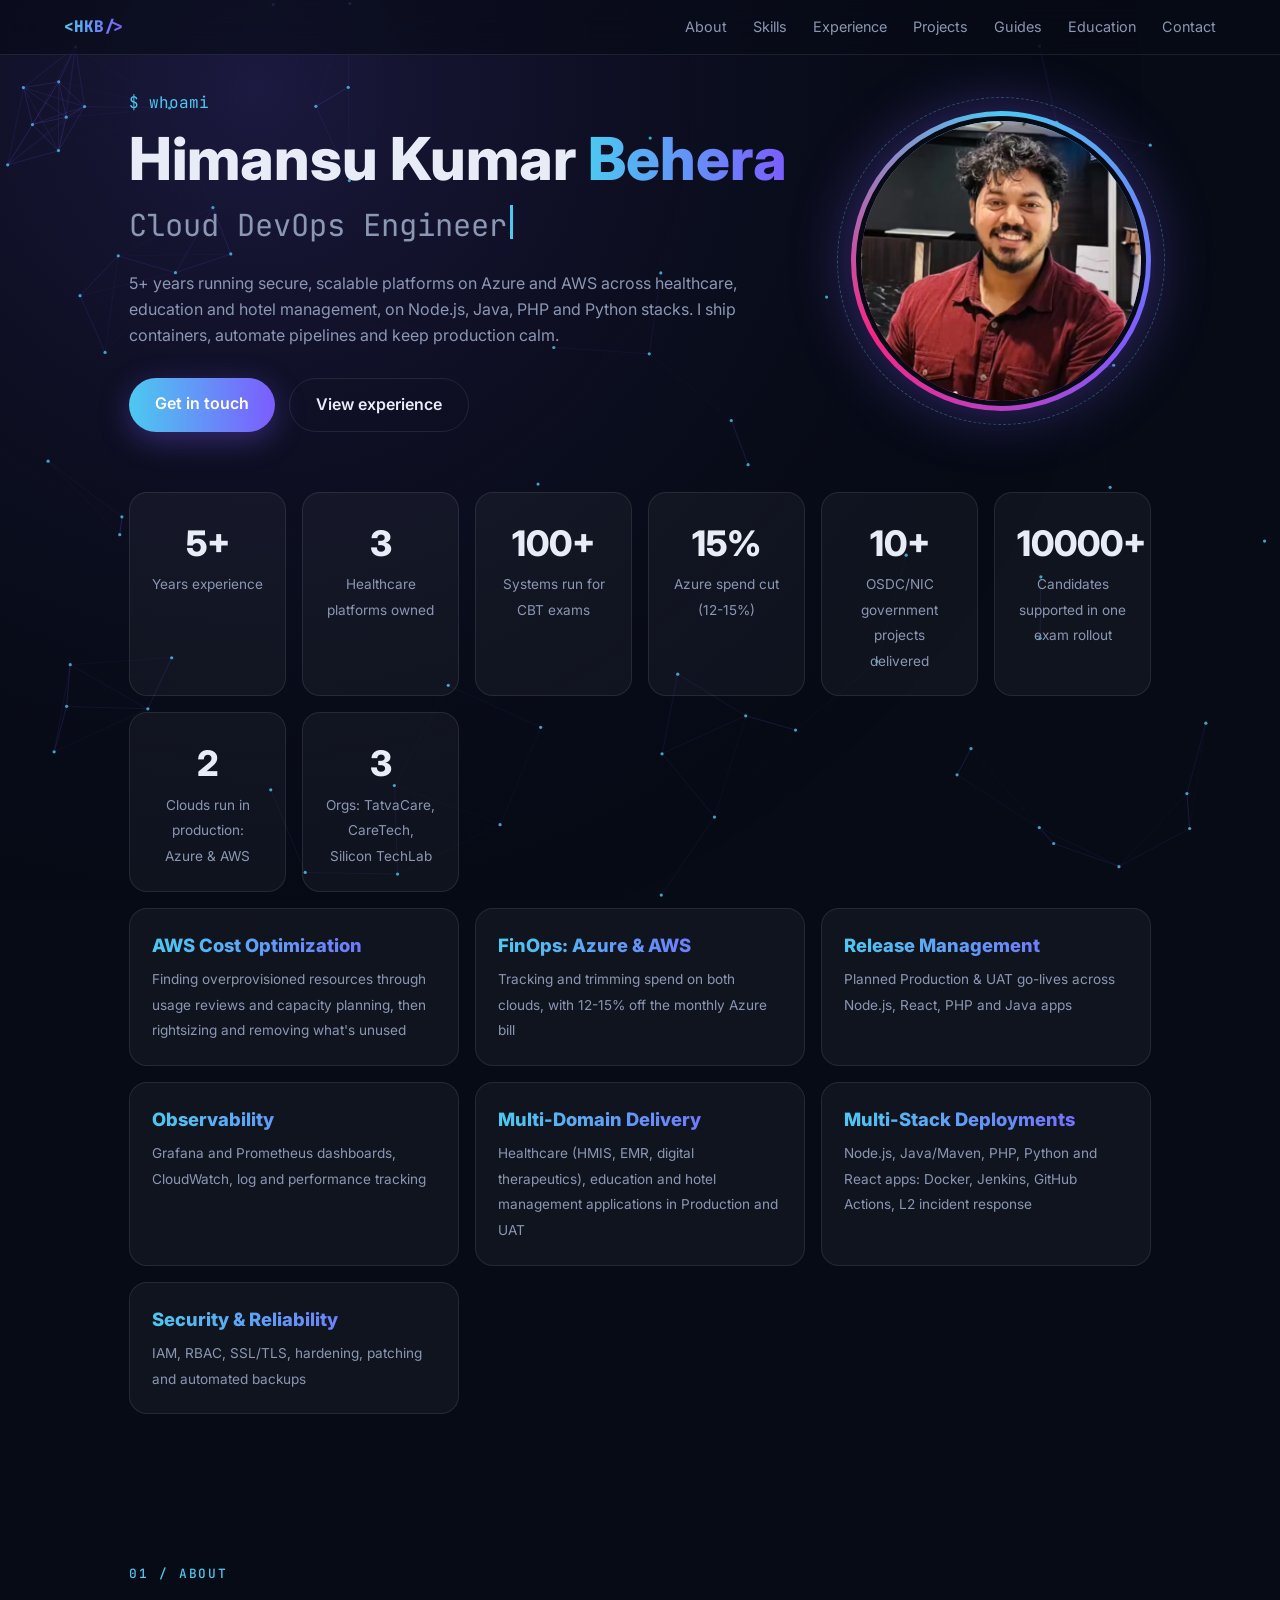
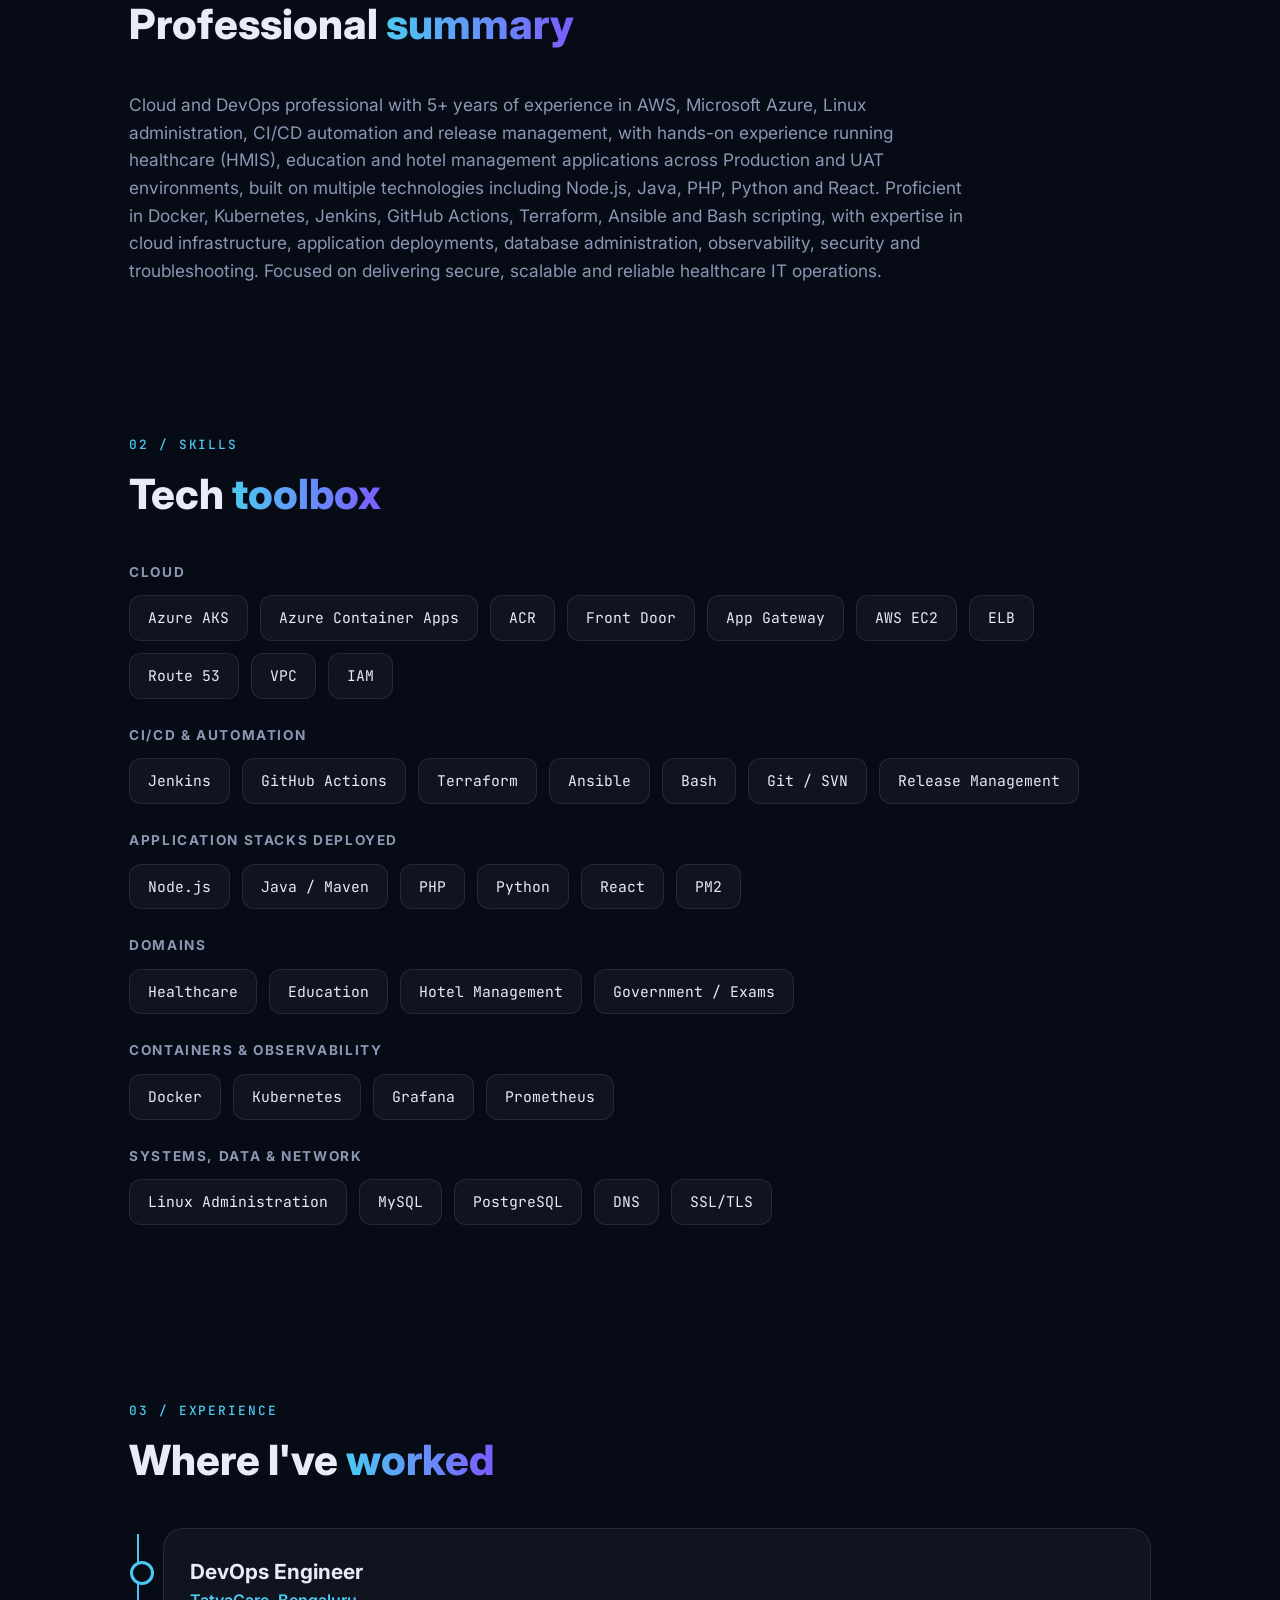
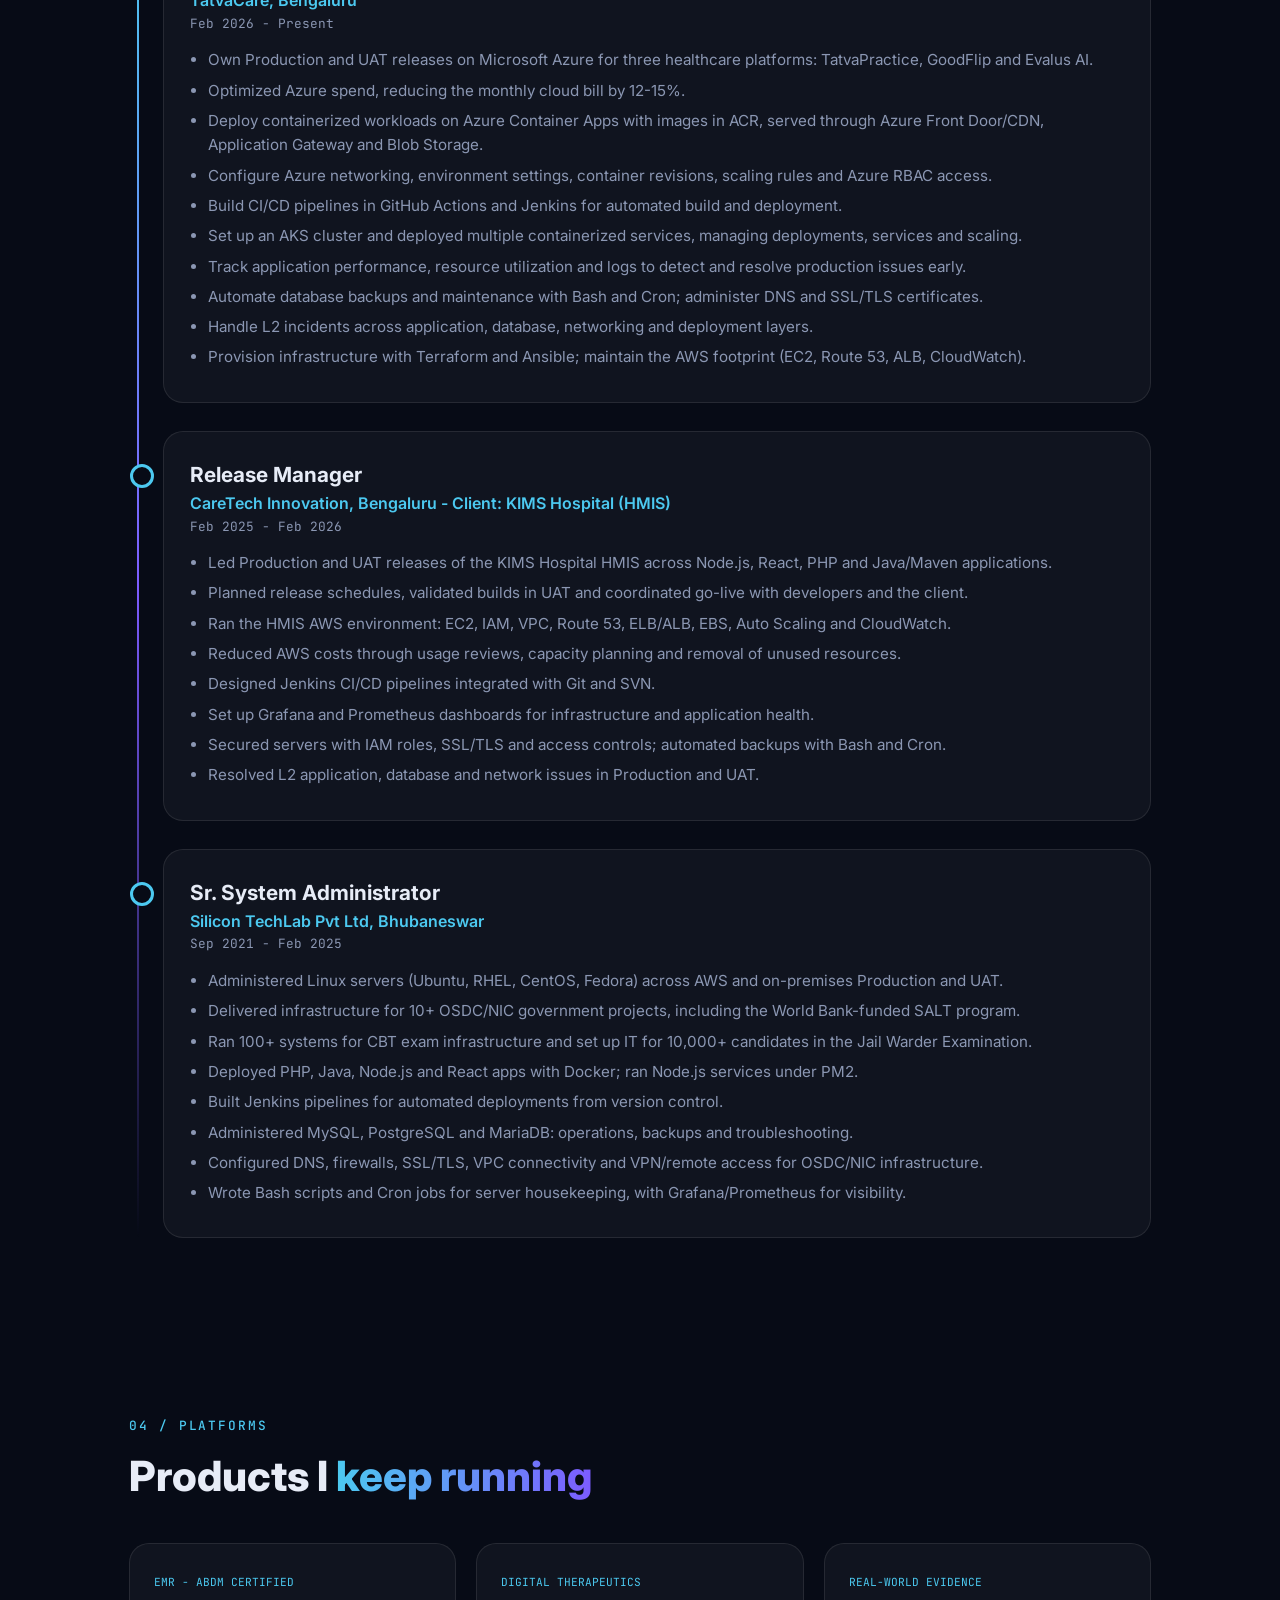
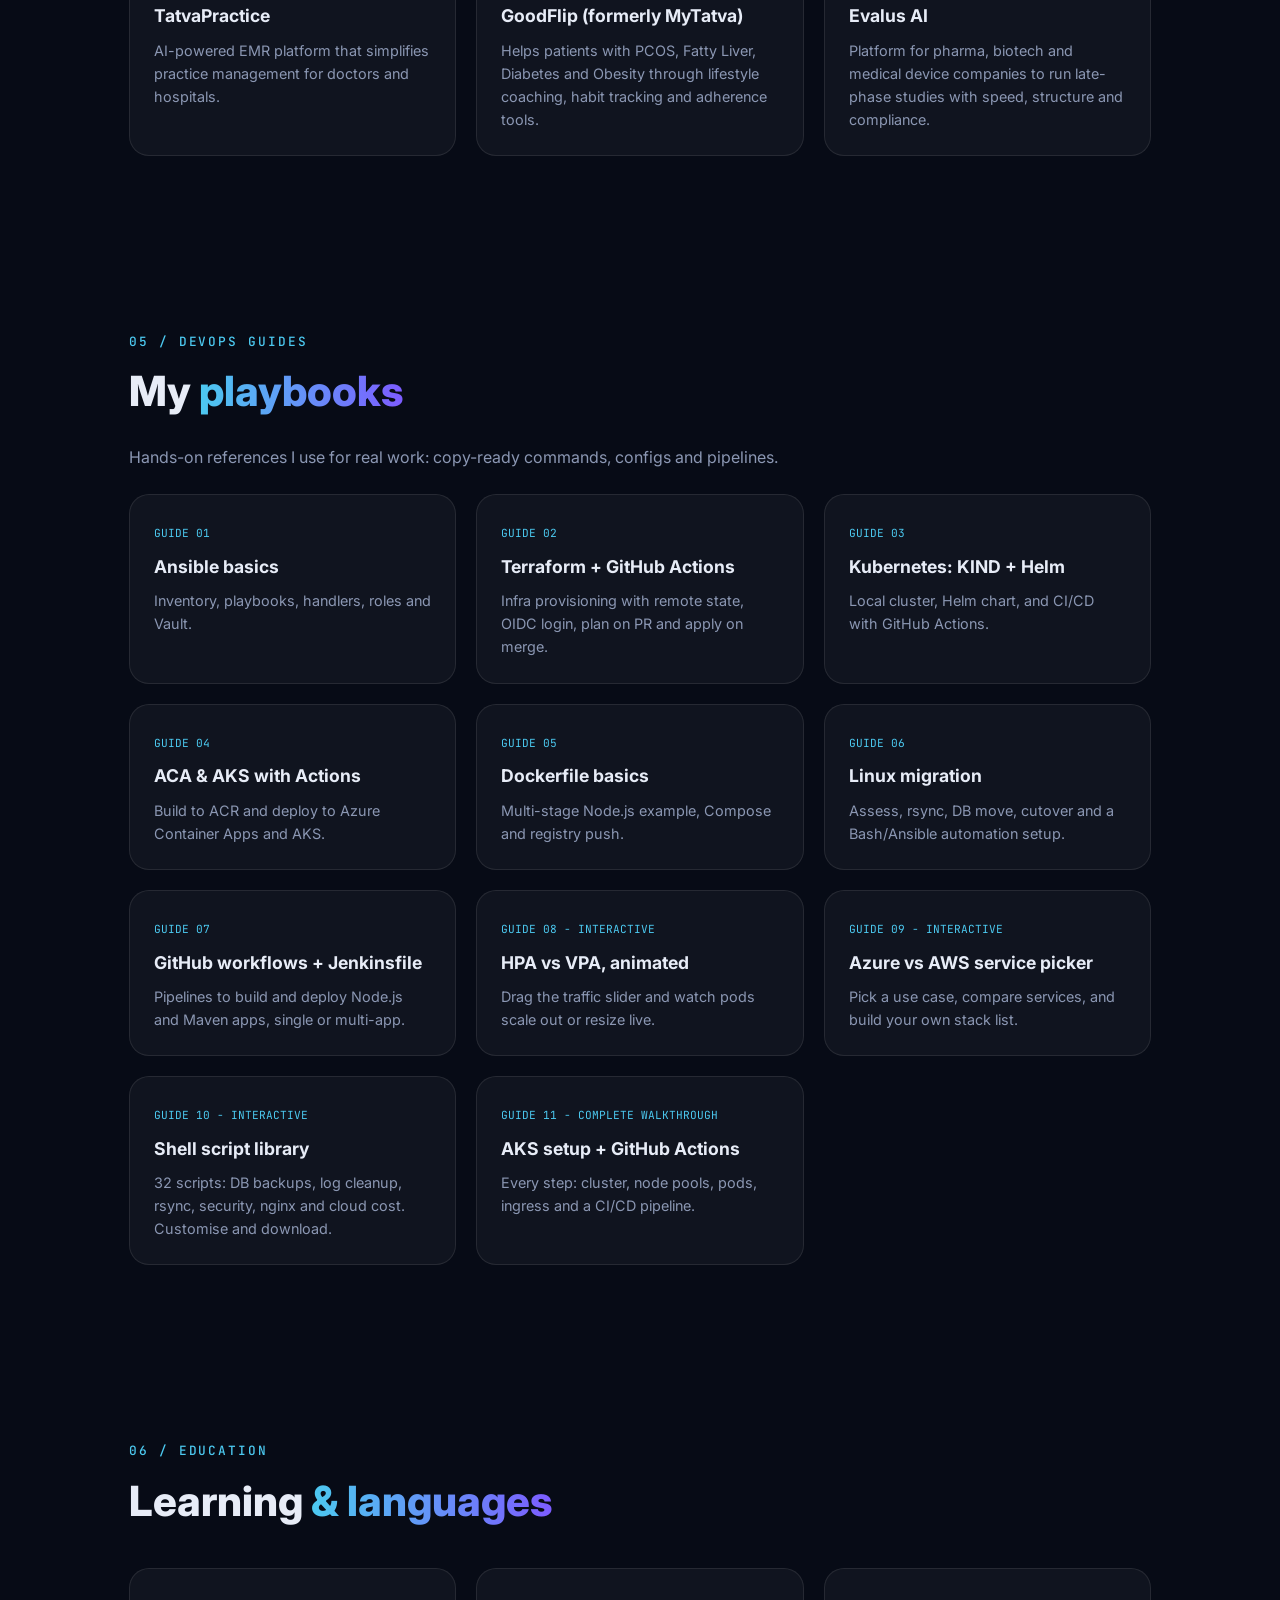
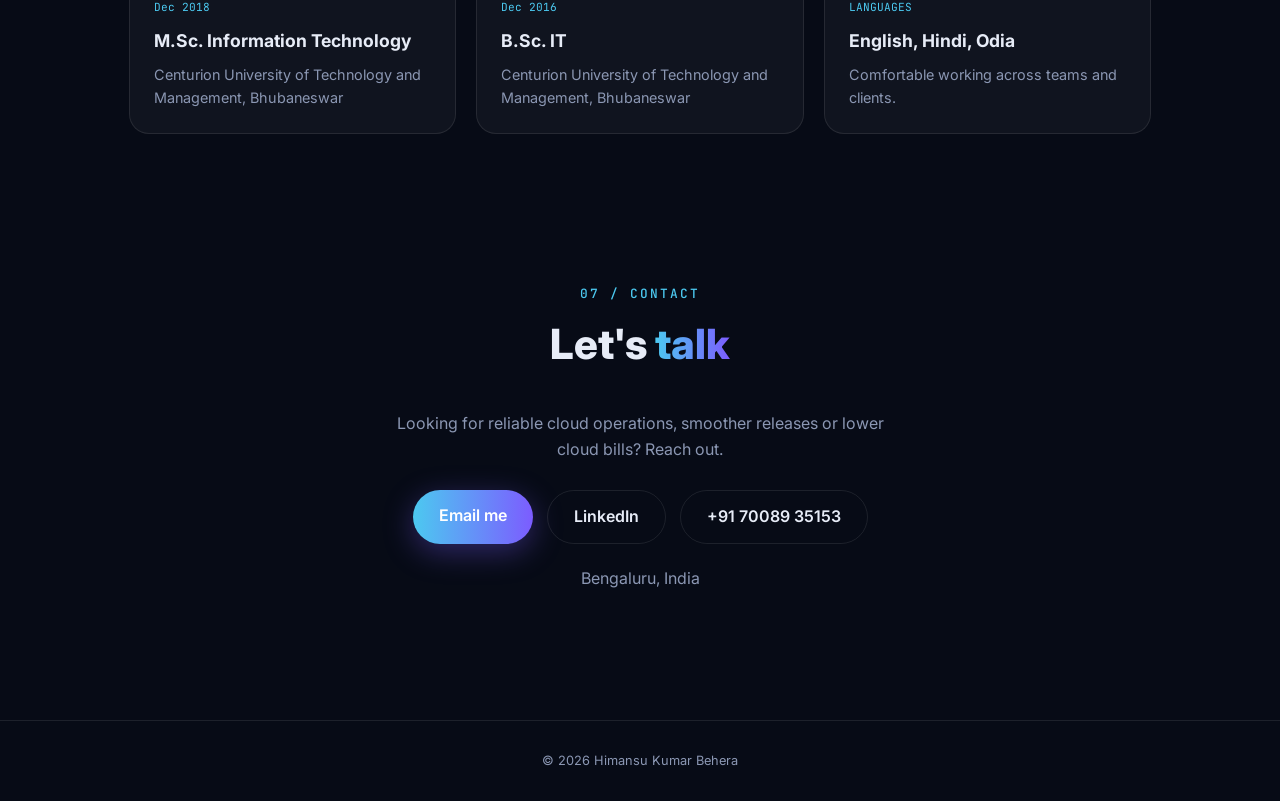
<file: index.html>
<!doctype html>
<html lang="en">
<head>
<meta charset="utf-8">
<meta name="viewport" content="width=device-width, initial-scale=1">
<title>Himansu Kumar Behera | Cloud DevOps Engineer</title>
<meta name="description" content="Cloud DevOps Engineer with 5+ years in Azure, AWS, Kubernetes, CI/CD, deploying multi-technology applications (Node.js, Java, PHP, Python) across healthcare, education and hotel management.">
<link rel="preconnect" href="https://fonts.googleapis.com">
<link rel="preconnect" href="https://fonts.gstatic.com" crossorigin>
<link href="https://fonts.googleapis.com/css2?family=Inter:wght@400;500;600;700;800&family=JetBrains+Mono:wght@400;500&display=swap" rel="stylesheet">
<style>
:root{--bg:#070b16;--bg2:#0d1426;--card:rgba(255,255,255,.04);--bd:rgba(255,255,255,.09);--tx:#e7ecf7;--mut:#8b97b3;--a:#4cc9f0;--b:#7c5cff;--c:#f72585}
*{box-sizing:border-box;margin:0;padding:0}
html{scroll-behavior:smooth}
body{font-family:Inter,system-ui,sans-serif;background:var(--bg);color:var(--tx);line-height:1.6;overflow-x:hidden}
#bg{position:fixed;inset:0;z-index:-1}
a{color:inherit;text-decoration:none}
.grad{background:linear-gradient(90deg,var(--a),var(--b),var(--c));-webkit-background-clip:text;background-clip:text;color:transparent;background-size:200% auto;animation:shift 6s linear infinite}
@keyframes shift{to{background-position:200% center}}
nav{position:fixed;top:0;left:0;right:0;z-index:50;display:flex;justify-content:space-between;align-items:center;padding:14px 5vw;backdrop-filter:blur(14px);background:rgba(7,11,22,.6);border-bottom:1px solid var(--bd)}
nav .logo{font-weight:800;font-family:'JetBrains Mono',monospace}
nav ul{display:flex;gap:26px;list-style:none;font-size:.9rem;color:var(--mut)}
nav ul a:hover{color:var(--a)}
#prog{position:fixed;top:0;left:0;height:3px;width:0;background:linear-gradient(90deg,var(--a),var(--b),var(--c));z-index:60}
section{padding:110px 5vw 40px;max-width:1150px;margin:auto}
h2{font-size:clamp(1.8rem,4vw,2.6rem);font-weight:800;margin-bottom:34px}
h2 small{display:block;font-family:'JetBrains Mono',monospace;font-size:.8rem;color:var(--a);font-weight:500;letter-spacing:.15em;margin-bottom:6px}
#hero{min-height:100vh;display:flex;flex-direction:column;justify-content:center;padding-top:90px}
.hi{font-family:'JetBrains Mono',monospace;color:var(--a)}
h1{font-size:clamp(1.5rem,5.4vw,3.7rem);font-weight:800;line-height:1.1;margin:10px 0;white-space:nowrap}
.hero-top{display:flex;align-items:center;justify-content:space-between;gap:40px}
.hero-txt{flex:1;min-width:0}
.avatar{position:relative;flex:0 0 clamp(200px,25vw,300px);aspect-ratio:1;border-radius:50%;padding:5px;background:conic-gradient(from 0deg,var(--a),var(--b),var(--c),var(--a));animation:spin 8s linear infinite;box-shadow:0 0 60px rgba(124,92,255,.4)}
.avatar:before{content:"";position:absolute;inset:-14px;border-radius:50%;border:1px dashed rgba(76,201,240,.35);animation:spin 20s linear infinite reverse}
.avatar img{display:block;width:100%;height:100%;border-radius:50%;object-fit:cover;object-position:50% 30%;border:5px solid var(--bg);animation:spin 8s linear infinite reverse}
@keyframes spin{to{transform:rotate(360deg)}}
@media(max-width:800px){.hero-top{flex-direction:column-reverse;align-items:flex-start;gap:28px}.avatar{flex-basis:auto;width:190px}}
.role{font-size:clamp(1.2rem,3vw,1.9rem);color:var(--mut);min-height:2.4rem;font-family:'JetBrains Mono',monospace}
.cursor{display:inline-block;width:3px;height:1.1em;background:var(--a);vertical-align:-3px;margin-left:3px;animation:blink 1s steps(2) infinite}
@keyframes blink{50%{opacity:0}}
.lead{max-width:640px;margin:22px 0 30px;color:var(--mut)}
.btns{display:flex;gap:14px;flex-wrap:wrap}
.btn{padding:13px 26px;border-radius:999px;font-weight:600;border:1px solid var(--bd);transition:.3s}
.btn.p{background:linear-gradient(90deg,var(--a),var(--b));color:#fff;border:0;box-shadow:0 8px 30px rgba(124,92,255,.35)}
.btn:hover{transform:translateY(-3px);border-color:var(--a)}
.stats{display:grid;grid-template-columns:repeat(auto-fit,minmax(150px,1fr));gap:16px;margin-top:60px}
.stat{background:var(--card);border:1px solid var(--bd);border-radius:18px;padding:22px;text-align:center}
.stat b{display:block;font-size:2.2rem;font-weight:800}
.stat span{color:var(--mut);font-size:.85rem}
.stats.wide{grid-template-columns:repeat(auto-fit,minmax(260px,1fr));margin-top:16px}
.stat.tx{text-align:left;transition:.4s}
.stat.tx:hover{transform:translateY(-6px);border-color:var(--a);box-shadow:0 12px 35px rgba(76,201,240,.15)}
.stat.tx b{font-size:1.15rem;margin-bottom:6px}
.reveal{opacity:0;transform:translateY(40px);transition:1s cubic-bezier(.2,.8,.2,1)}
.reveal.in{opacity:1;transform:none}
.about p{color:var(--mut);font-size:1.08rem;max-width:850px}
.chips{display:flex;flex-wrap:wrap;gap:12px}
.chip{padding:10px 18px;border-radius:12px;background:var(--card);border:1px solid var(--bd);font-size:.92rem;transition:.3s;font-family:'JetBrains Mono',monospace}
.chip:hover{transform:translateY(-4px) scale(1.05);border-color:var(--b);box-shadow:0 10px 25px rgba(124,92,255,.3);color:var(--a)}
.skillgrp{margin-bottom:26px}
.skillgrp h3{font-size:.85rem;letter-spacing:.12em;color:var(--mut);margin-bottom:12px;text-transform:uppercase}
.tl{position:relative;padding-left:34px}
.tl:before{content:"";position:absolute;left:8px;top:6px;bottom:0;width:2px;background:linear-gradient(var(--a),var(--b),transparent)}
.job{position:relative;background:var(--card);border:1px solid var(--bd);border-radius:20px;padding:26px;margin-bottom:28px;transition:.4s}
.job:hover{border-color:var(--b);transform:translateX(6px);box-shadow:0 15px 45px rgba(0,0,0,.4)}
.job:before{content:"";position:absolute;left:-34px;top:32px;width:18px;height:18px;border-radius:50%;background:var(--bg);border:3px solid var(--a);box-shadow:0 0 0 0 rgba(76,201,240,.6);animation:pulse 2.2s infinite}
@keyframes pulse{70%{box-shadow:0 0 0 14px rgba(76,201,240,0)}100%{box-shadow:0 0 0 0 rgba(76,201,240,0)}}
.job h3{font-size:1.3rem}
.job .co{color:var(--a);font-weight:600}
.job .dt{font-family:'JetBrains Mono',monospace;font-size:.8rem;color:var(--mut)}
.job ul{margin:14px 0 0 18px;color:var(--mut);font-size:.95rem}
.job li{margin-bottom:6px}
.proj{display:grid;grid-template-columns:repeat(auto-fit,minmax(260px,1fr));gap:20px;margin-bottom:26px}
.pc{background:var(--card);border:1px solid var(--bd);border-radius:20px;padding:24px;transition:.4s;position:relative;overflow:hidden}
.pc:hover{transform:translateY(-8px);border-color:var(--c)}
.pc h4{font-size:1.1rem;margin-bottom:8px}
.pc p{color:var(--mut);font-size:.9rem}
.tag{display:inline-block;font-size:.7rem;font-family:'JetBrains Mono',monospace;color:var(--a);margin-bottom:10px}
.edu{display:grid;grid-template-columns:repeat(auto-fit,minmax(280px,1fr));gap:20px}
.contact{text-align:center;padding-bottom:100px}
.contact p{color:var(--mut);max-width:520px;margin:0 auto 28px}
footer{text-align:center;padding:30px;color:var(--mut);font-size:.8rem;border-top:1px solid var(--bd)}
.tilt{transform-style:preserve-3d;transition:transform .15s}
@media(max-width:700px){nav ul{display:none}}
@media(prefers-reduced-motion:reduce){*{animation:none!important;transition:none!important}.reveal{opacity:1;transform:none}}
</style>
</head>
<body>
<div id="prog"></div>
<canvas id="bg"></canvas>
<nav><a class="logo grad" href="#hero">&lt;HKB/&gt;</a>
<ul><li><a href="#about">About</a></li><li><a href="#skills">Skills</a></li><li><a href="#experience">Experience</a></li><li><a href="#projects">Projects</a></li><li><a href="#guides">Guides</a></li><li><a href="#education">Education</a></li><li><a href="#contact">Contact</a></li></ul></nav>

<section id="hero">
<div class="hero-top">
<div class="hero-txt">
<div class="hi">$ whoami</div>
<h1>Himansu Kumar <span class="grad">Behera</span></h1>
<div class="role"><span id="type"></span><span class="cursor"></span></div>
<p class="lead">5+ years running secure, scalable platforms on Azure and AWS across healthcare, education and hotel management, on Node.js, Java, PHP and Python stacks. I ship containers, automate pipelines and keep production calm.</p>
<div class="btns"><a class="btn p" href="#contact">Get in touch</a><a class="btn" href="#experience">View experience</a></div>
</div>
<div class="avatar"><img src="assets/profile.jpg" alt="Himansu Kumar Behera" width="300" height="300"></div>
</div>
<div class="stats">
<div class="stat"><b data-n="5" data-s="+">0</b><span>Years experience</span></div>
<div class="stat"><b data-n="3" data-s="">0</b><span>Healthcare platforms owned</span></div>
<div class="stat"><b data-n="100" data-s="+">0</b><span>Systems run for CBT exams</span></div>
<div class="stat"><b data-n="15" data-s="%">0</b><span>Azure spend cut (12-15%)</span></div>
<div class="stat"><b data-n="10" data-s="+">0</b><span>OSDC/NIC government projects delivered</span></div>
<div class="stat"><b data-n="10000" data-s="+">0</b><span>Candidates supported in one exam rollout</span></div>
<div class="stat"><b data-n="2" data-s="">0</b><span>Clouds run in production: Azure &amp; AWS</span></div>
<div class="stat"><b data-n="3" data-s="">0</b><span>Orgs: TatvaCare, CareTech, Silicon TechLab</span></div>
</div>
<div class="stats wide">
<div class="stat tx"><b class="grad">AWS Cost Optimization</b><span>Finding overprovisioned resources through usage reviews and capacity planning, then rightsizing and removing what's unused</span></div>
<div class="stat tx"><b class="grad">FinOps: Azure &amp; AWS</b><span>Tracking and trimming spend on both clouds, with 12-15% off the monthly Azure bill</span></div>
<div class="stat tx"><b class="grad">Release Management</b><span>Planned Production &amp; UAT go-lives across Node.js, React, PHP and Java apps</span></div>
<div class="stat tx"><b class="grad">Observability</b><span>Grafana and Prometheus dashboards, CloudWatch, log and performance tracking</span></div>
<div class="stat tx"><b class="grad">Multi-Domain Delivery</b><span>Healthcare (HMIS, EMR, digital therapeutics), education and hotel management applications in Production and UAT</span></div>
<div class="stat tx"><b class="grad">Multi-Stack Deployments</b><span>Node.js, Java/Maven, PHP, Python and React apps: Docker, Jenkins, GitHub Actions, L2 incident response</span></div>
<div class="stat tx"><b class="grad">Security &amp; Reliability</b><span>IAM, RBAC, SSL/TLS, hardening, patching and automated backups</span></div>
</div>
</section>

<section id="about" class="about reveal">
<h2><small>01 / ABOUT</small>Professional <span class="grad">summary</span></h2>
<p>Cloud and DevOps professional with 5+ years of experience in AWS, Microsoft Azure, Linux administration, CI/CD automation and release management, with hands-on experience running healthcare (HMIS), education and hotel management applications across Production and UAT environments, built on multiple technologies including Node.js, Java, PHP, Python and React. Proficient in Docker, Kubernetes, Jenkins, GitHub Actions, Terraform, Ansible and Bash scripting, with expertise in cloud infrastructure, application deployments, database administration, observability, security and troubleshooting. Focused on delivering secure, scalable and reliable healthcare IT operations.</p>
</section>

<section id="skills" class="reveal">
<h2><small>02 / SKILLS</small>Tech <span class="grad">toolbox</span></h2>
<div class="skillgrp"><h3>Cloud</h3><div class="chips"><span class="chip">Azure AKS</span><span class="chip">Azure Container Apps</span><span class="chip">ACR</span><span class="chip">Front Door</span><span class="chip">App Gateway</span><span class="chip">AWS EC2</span><span class="chip">ELB</span><span class="chip">Route 53</span><span class="chip">VPC</span><span class="chip">IAM</span></div></div>
<div class="skillgrp"><h3>CI/CD &amp; Automation</h3><div class="chips"><span class="chip">Jenkins</span><span class="chip">GitHub Actions</span><span class="chip">Terraform</span><span class="chip">Ansible</span><span class="chip">Bash</span><span class="chip">Git / SVN</span><span class="chip">Release Management</span></div></div>
<div class="skillgrp"><h3>Application Stacks Deployed</h3><div class="chips"><span class="chip">Node.js</span><span class="chip">Java / Maven</span><span class="chip">PHP</span><span class="chip">Python</span><span class="chip">React</span><span class="chip">PM2</span></div></div>
<div class="skillgrp"><h3>Domains</h3><div class="chips"><span class="chip">Healthcare</span><span class="chip">Education</span><span class="chip">Hotel Management</span><span class="chip">Government / Exams</span></div></div>
<div class="skillgrp"><h3>Containers &amp; Observability</h3><div class="chips"><span class="chip">Docker</span><span class="chip">Kubernetes</span><span class="chip">Grafana</span><span class="chip">Prometheus</span></div></div>
<div class="skillgrp"><h3>Systems, Data &amp; Network</h3><div class="chips"><span class="chip">Linux Administration</span><span class="chip">MySQL</span><span class="chip">PostgreSQL</span><span class="chip">DNS</span><span class="chip">SSL/TLS</span></div></div>
</section>

<section id="experience">
<h2 class="reveal"><small>03 / EXPERIENCE</small>Where I've <span class="grad">worked</span></h2>
<div class="tl">
<div class="job reveal"><h3>DevOps Engineer</h3><div class="co">TatvaCare, Bengaluru</div><div class="dt">Feb 2026 - Present</div>
<ul>
<li>Own Production and UAT releases on Microsoft Azure for three healthcare platforms: TatvaPractice, GoodFlip and Evalus AI.</li>
<li>Optimized Azure spend, reducing the monthly cloud bill by 12-15%.</li>
<li>Deploy containerized workloads on Azure Container Apps with images in ACR, served through Azure Front Door/CDN, Application Gateway and Blob Storage.</li>
<li>Configure Azure networking, environment settings, container revisions, scaling rules and Azure RBAC access.</li>
<li>Build CI/CD pipelines in GitHub Actions and Jenkins for automated build and deployment.</li>
<li>Set up an AKS cluster and deployed multiple containerized services, managing deployments, services and scaling.</li>
<li>Track application performance, resource utilization and logs to detect and resolve production issues early.</li>
<li>Automate database backups and maintenance with Bash and Cron; administer DNS and SSL/TLS certificates.</li>
<li>Handle L2 incidents across application, database, networking and deployment layers.</li>
<li>Provision infrastructure with Terraform and Ansible; maintain the AWS footprint (EC2, Route 53, ALB, CloudWatch).</li>
</ul></div>
<div class="job reveal"><h3>Release Manager</h3><div class="co">CareTech Innovation, Bengaluru - Client: KIMS Hospital (HMIS)</div><div class="dt">Feb 2025 - Feb 2026</div>
<ul>
<li>Led Production and UAT releases of the KIMS Hospital HMIS across Node.js, React, PHP and Java/Maven applications.</li>
<li>Planned release schedules, validated builds in UAT and coordinated go-live with developers and the client.</li>
<li>Ran the HMIS AWS environment: EC2, IAM, VPC, Route 53, ELB/ALB, EBS, Auto Scaling and CloudWatch.</li>
<li>Reduced AWS costs through usage reviews, capacity planning and removal of unused resources.</li>
<li>Designed Jenkins CI/CD pipelines integrated with Git and SVN.</li>
<li>Set up Grafana and Prometheus dashboards for infrastructure and application health.</li>
<li>Secured servers with IAM roles, SSL/TLS and access controls; automated backups with Bash and Cron.</li>
<li>Resolved L2 application, database and network issues in Production and UAT.</li>
</ul></div>
<div class="job reveal"><h3>Sr. System Administrator</h3><div class="co">Silicon TechLab Pvt Ltd, Bhubaneswar</div><div class="dt">Sep 2021 - Feb 2025</div>
<ul>
<li>Administered Linux servers (Ubuntu, RHEL, CentOS, Fedora) across AWS and on-premises Production and UAT.</li>
<li>Delivered infrastructure for 10+ OSDC/NIC government projects, including the World Bank-funded SALT program.</li>
<li>Ran 100+ systems for CBT exam infrastructure and set up IT for 10,000+ candidates in the Jail Warder Examination.</li>
<li>Deployed PHP, Java, Node.js and React apps with Docker; ran Node.js services under PM2.</li>
<li>Built Jenkins pipelines for automated deployments from version control.</li>
<li>Administered MySQL, PostgreSQL and MariaDB: operations, backups and troubleshooting.</li>
<li>Configured DNS, firewalls, SSL/TLS, VPC connectivity and VPN/remote access for OSDC/NIC infrastructure.</li>
<li>Wrote Bash scripts and Cron jobs for server housekeeping, with Grafana/Prometheus for visibility.</li>
</ul></div>
</div>
</section>

<section id="projects" class="reveal">
<h2><small>04 / PLATFORMS</small>Products I <span class="grad">keep running</span></h2>
<div class="proj">
<div class="pc tilt"><span class="tag">EMR - ABDM CERTIFIED</span><h4>TatvaPractice</h4><p>AI-powered EMR platform that simplifies practice management for doctors and hospitals.</p></div>
<div class="pc tilt"><span class="tag">DIGITAL THERAPEUTICS</span><h4>GoodFlip (formerly MyTatva)</h4><p>Helps patients with PCOS, Fatty Liver, Diabetes and Obesity through lifestyle coaching, habit tracking and adherence tools.</p></div>
<div class="pc tilt"><span class="tag">REAL-WORLD EVIDENCE</span><h4>Evalus AI</h4><p>Platform for pharma, biotech and medical device companies to run late-phase studies with speed, structure and compliance.</p></div>
</div>
</section>

<section id="guides" class="reveal">
<h2><small>05 / DEVOPS GUIDES</small>My <span class="grad">playbooks</span></h2>
<p style="color:var(--mut);margin:-14px 0 24px;max-width:700px">Hands-on references I use for real work: copy-ready commands, configs and pipelines.</p>
<div class="proj">
<a class="pc tilt" href="guides/ansible.html"><span class="tag">GUIDE 01</span><h4>Ansible basics</h4><p>Inventory, playbooks, handlers, roles and Vault.</p></a>
<a class="pc tilt" href="guides/terraform.html"><span class="tag">GUIDE 02</span><h4>Terraform + GitHub Actions</h4><p>Infra provisioning with remote state, OIDC login, plan on PR and apply on merge.</p></a>
<a class="pc tilt" href="guides/kubernetes.html"><span class="tag">GUIDE 03</span><h4>Kubernetes: KIND + Helm</h4><p>Local cluster, Helm chart, and CI/CD with GitHub Actions.</p></a>
<a class="pc tilt" href="guides/aca-aks.html"><span class="tag">GUIDE 04</span><h4>ACA &amp; AKS with Actions</h4><p>Build to ACR and deploy to Azure Container Apps and AKS.</p></a>
<a class="pc tilt" href="guides/docker.html"><span class="tag">GUIDE 05</span><h4>Dockerfile basics</h4><p>Multi-stage Node.js example, Compose and registry push.</p></a>
<a class="pc tilt" href="guides/linux-migration.html"><span class="tag">GUIDE 06</span><h4>Linux migration</h4><p>Assess, rsync, DB move, cutover and a Bash/Ansible automation setup.</p></a>
<a class="pc tilt" href="guides/cicd.html"><span class="tag">GUIDE 07</span><h4>GitHub workflows + Jenkinsfile</h4><p>Pipelines to build and deploy Node.js and Maven apps, single or multi-app.</p></a>
<a class="pc tilt" href="guides/autoscaling.html"><span class="tag">GUIDE 08 - INTERACTIVE</span><h4>HPA vs VPA, animated</h4><p>Drag the traffic slider and watch pods scale out or resize live.</p></a>
<a class="pc tilt" href="guides/cloud-services.html"><span class="tag">GUIDE 09 - INTERACTIVE</span><h4>Azure vs AWS service picker</h4><p>Pick a use case, compare services, and build your own stack list.</p></a>
<a class="pc tilt" href="guides/shell-scripts.html"><span class="tag">GUIDE 10 - INTERACTIVE</span><h4>Shell script library</h4><p>32 scripts: DB backups, log cleanup, rsync, security, nginx and cloud cost. Customise and download.</p></a>
<a class="pc tilt" href="guides/aks-setup.html"><span class="tag">GUIDE 11 - COMPLETE WALKTHROUGH</span><h4>AKS setup + GitHub Actions</h4><p>Every step: cluster, node pools, pods, ingress and a CI/CD pipeline.</p></a>
</div>
</section>

<section id="education" class="reveal">
<h2><small>06 / EDUCATION</small>Learning <span class="grad">&amp; languages</span></h2>
<div class="edu">
<div class="pc tilt"><span class="tag">Dec 2018</span><h4>M.Sc. Information Technology</h4><p>Centurion University of Technology and Management, Bhubaneswar</p></div>
<div class="pc tilt"><span class="tag">Dec 2016</span><h4>B.Sc. IT</h4><p>Centurion University of Technology and Management, Bhubaneswar</p></div>
<div class="pc tilt"><span class="tag">LANGUAGES</span><h4>English, Hindi, Odia</h4><p>Comfortable working across teams and clients.</p></div>
</div>
</section>

<section id="contact" class="contact reveal">
<h2><small>07 / CONTACT</small>Let's <span class="grad">talk</span></h2>
<p>Looking for reliable cloud operations, smoother releases or lower cloud bills? Reach out.</p>
<div class="btns" style="justify-content:center">
<a class="btn p" href="mailto:himansukumarbehera95@gmail.com">Email me</a>
<a class="btn" href="https://linkedin.com/in/himansu-kumar-behera" target="_blank" rel="noopener">LinkedIn</a>
<a class="btn" href="tel:+917008935153">+91 70089 35153</a>
</div>
<p style="margin-top:22px">Bengaluru, India</p>
</section>
<footer>&copy; 2026 Himansu Kumar Behera</footer>

<script>
// typing effect
const roles=["Cloud DevOps Engineer","Azure & AWS Specialist","Kubernetes & Docker","CI/CD Automation","Release Manager"];
let ri=0,ci=0,del=false;const t=document.getElementById('type');
(function tick(){const w=roles[ri];t.textContent=w.slice(0,ci);
 if(!del&&ci<w.length){ci++;setTimeout(tick,70)}
 else if(!del){del=true;setTimeout(tick,1400)}
 else if(ci>0){ci--;setTimeout(tick,35)}
 else{del=false;ri=(ri+1)%roles.length;setTimeout(tick,300)}})();
// scroll progress
const prog=document.getElementById('prog');
addEventListener('scroll',()=>{const h=document.documentElement;prog.style.width=(h.scrollTop/(h.scrollHeight-h.clientHeight)*100)+'%'});
// reveal + counters
const io=new IntersectionObserver(es=>es.forEach(e=>{if(e.isIntersecting){e.target.classList.add('in');io.unobserve(e.target)}}),{threshold:.12});
document.querySelectorAll('.reveal').forEach(el=>io.observe(el));
document.querySelectorAll('[data-n]').forEach(el=>{const n=+el.dataset.n,s=el.dataset.s||'';let v=0;const step=Math.max(1,n/60);
 const id=setInterval(()=>{v+=step;if(v>=n){v=n;clearInterval(id)}el.textContent=Math.round(v)+s},30)});
// card tilt
document.querySelectorAll('.tilt').forEach(c=>{
 c.addEventListener('mousemove',e=>{const r=c.getBoundingClientRect(),x=(e.clientX-r.left)/r.width-.5,y=(e.clientY-r.top)/r.height-.5;
  c.style.transform=`perspective(700px) rotateY(${x*12}deg) rotateX(${-y*12}deg) translateY(-6px)`});
 c.addEventListener('mouseleave',()=>c.style.transform='')});
// particle network background
const cv=document.getElementById('bg'),cx=cv.getContext('2d');let W,H,P=[],m={x:-999,y:-999};
function rs(){W=cv.width=innerWidth;H=cv.height=innerHeight;P=Array.from({length:Math.min(90,Math.floor(W*H/16000))},()=>({x:Math.random()*W,y:Math.random()*H,vx:(Math.random()-.5)*.5,vy:(Math.random()-.5)*.5}))}
rs();addEventListener('resize',rs);addEventListener('mousemove',e=>{m.x=e.clientX;m.y=e.clientY});
(function draw(){cx.clearRect(0,0,W,H);
 const g=cx.createRadialGradient(W*.2,H*.1,0,W*.2,H*.1,W*.7);g.addColorStop(0,'rgba(124,92,255,.18)');g.addColorStop(1,'transparent');cx.fillStyle=g;cx.fillRect(0,0,W,H);
 P.forEach((p,i)=>{p.x+=p.vx;p.y+=p.vy;if(p.x<0||p.x>W)p.vx*=-1;if(p.y<0||p.y>H)p.vy*=-1;
  cx.beginPath();cx.arc(p.x,p.y,1.6,0,6.3);cx.fillStyle='rgba(76,201,240,.8)';cx.fill();
  for(let j=i+1;j<P.length;j++){const q=P[j],d=Math.hypot(p.x-q.x,p.y-q.y);if(d<130){cx.strokeStyle=`rgba(124,92,255,${.25*(1-d/130)})`;cx.beginPath();cx.moveTo(p.x,p.y);cx.lineTo(q.x,q.y);cx.stroke()}}
  const dm=Math.hypot(p.x-m.x,p.y-m.y);if(dm<160){cx.strokeStyle=`rgba(247,37,133,${.5*(1-dm/160)})`;cx.beginPath();cx.moveTo(p.x,p.y);cx.lineTo(m.x,m.y);cx.stroke()}});
 requestAnimationFrame(draw)})();
</script>
</body>
</html>
</file>
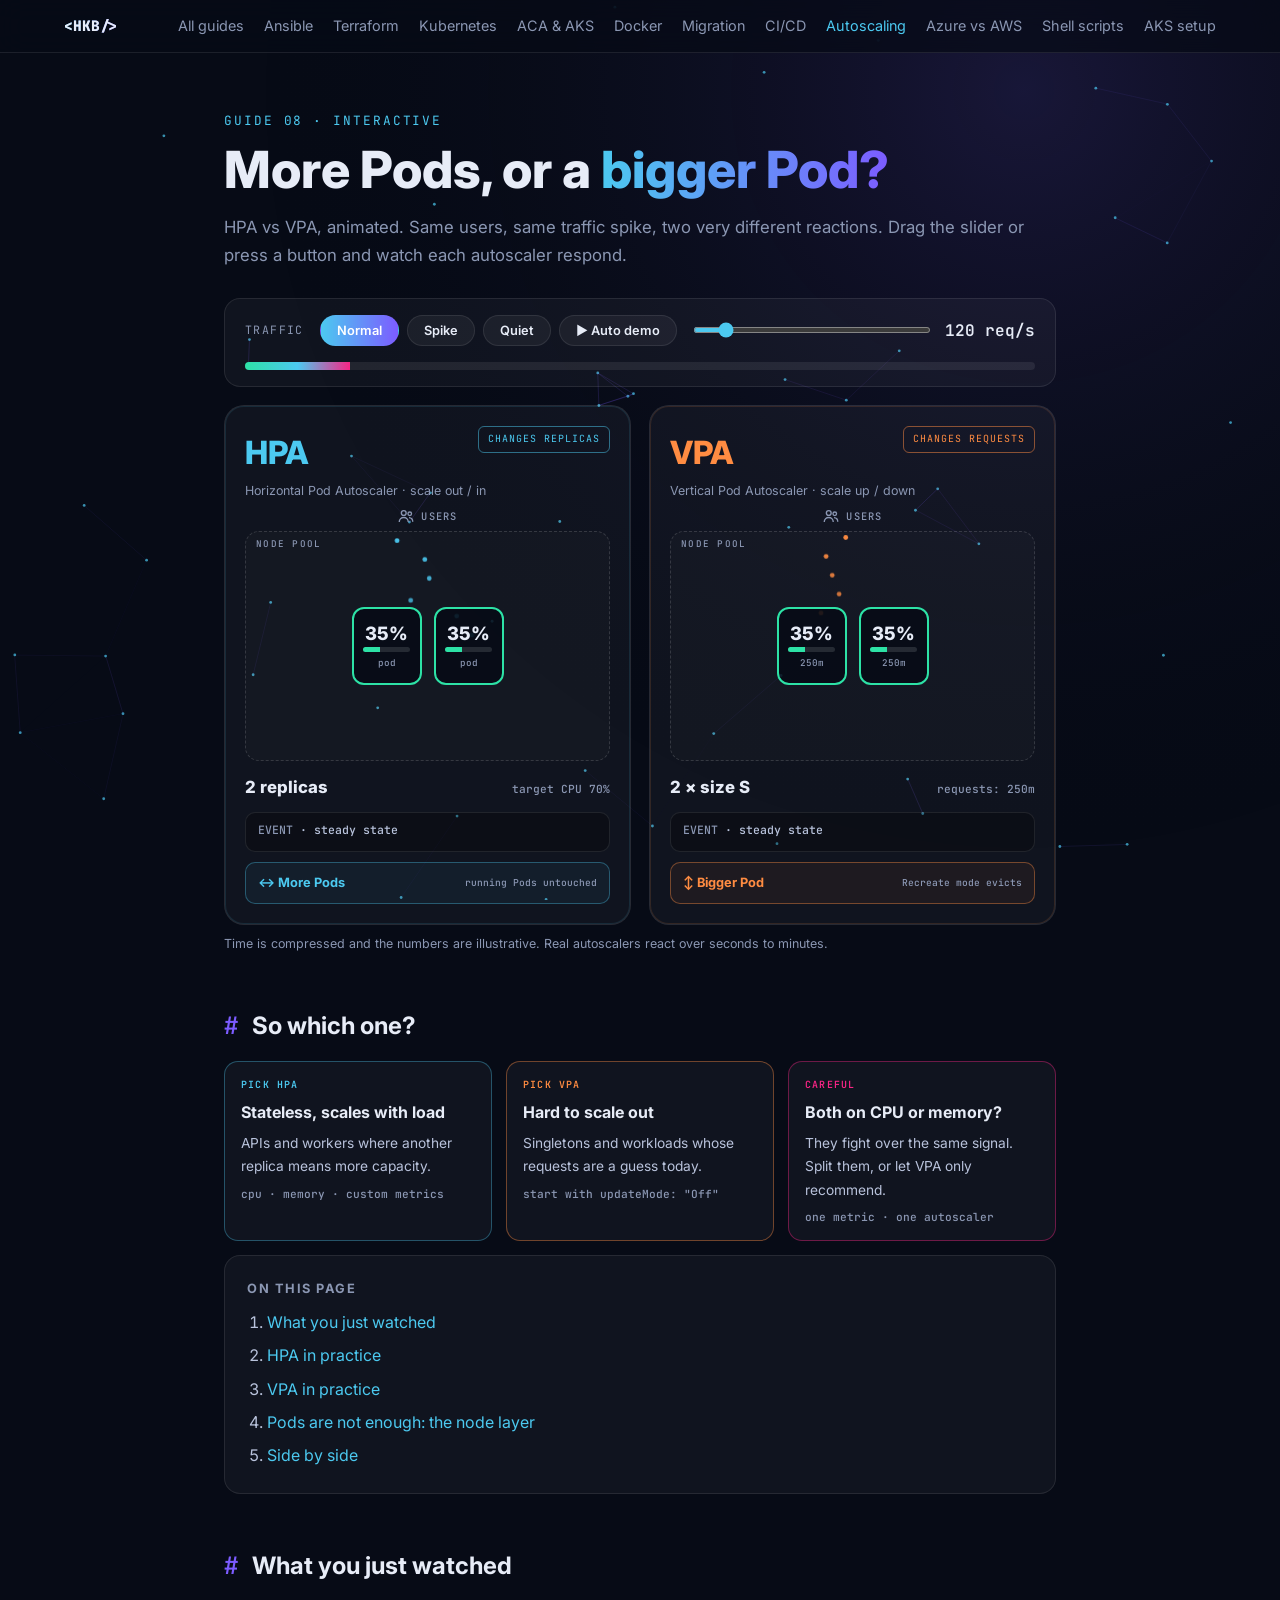
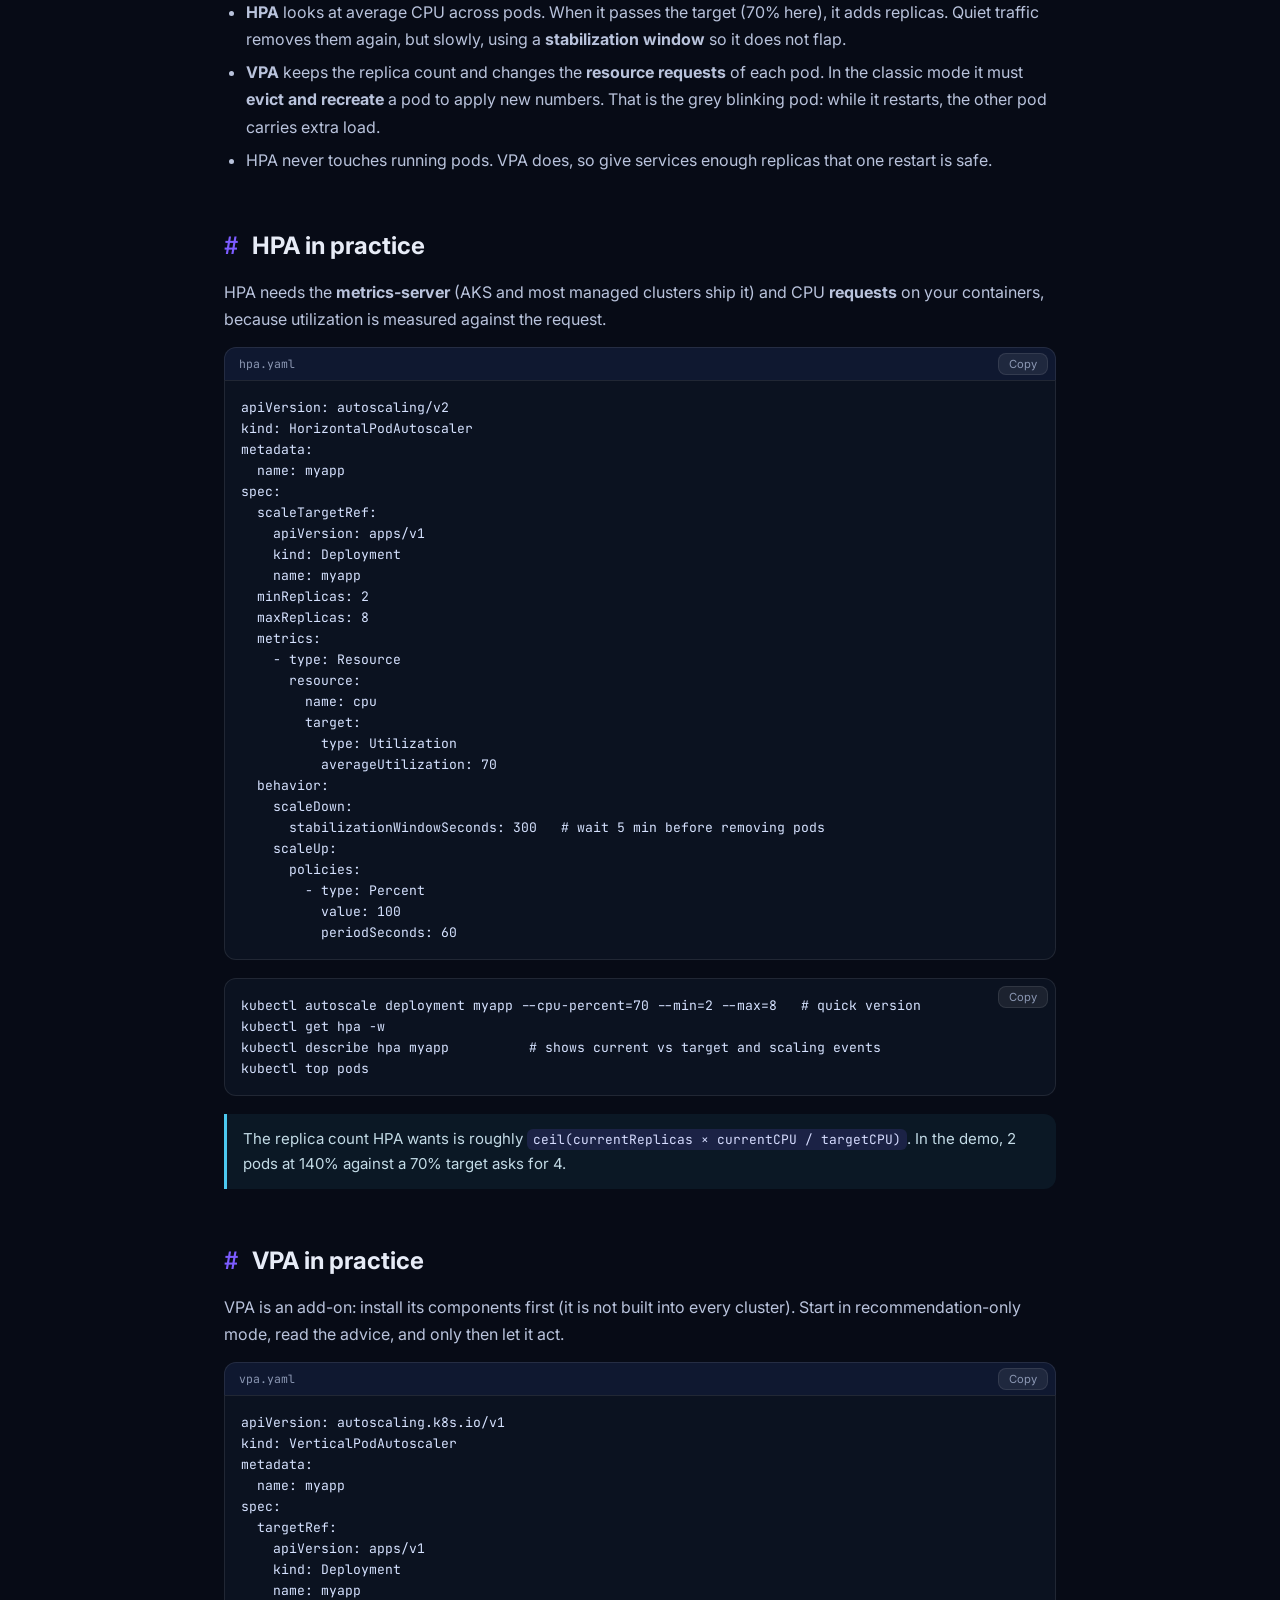
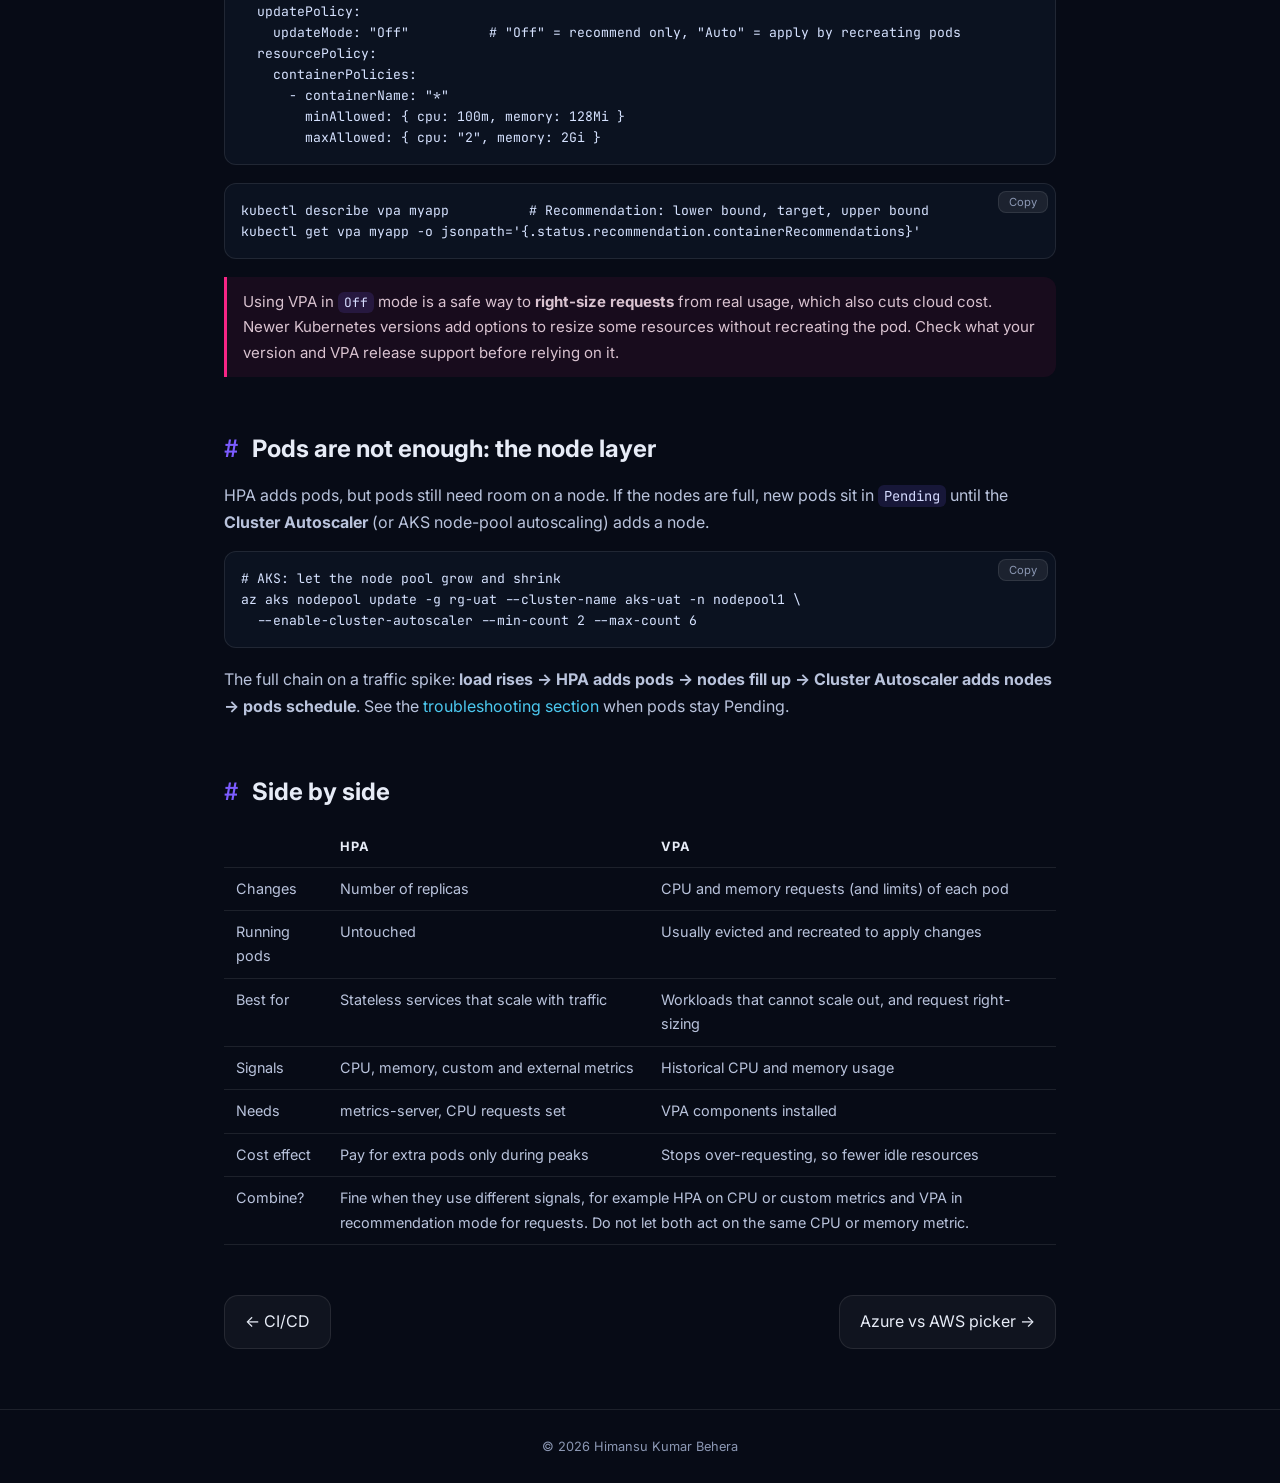
<file: guides/autoscaling.html>
<!doctype html>
<html lang="en"><head><meta charset="utf-8"><meta name="viewport" content="width=device-width, initial-scale=1">
<title>HPA vs VPA: Animated | Himansu Kumar Behera</title>
<link href="https://fonts.googleapis.com/css2?family=Inter:wght@400;600;800&family=JetBrains+Mono:wght@400;500&display=swap" rel="stylesheet">
<link rel="stylesheet" href="guide.css">
<style>
.lab{display:grid;gap:18px}
.ctl{background:var(--card);border:1px solid var(--bd);border-radius:16px;padding:16px 20px;display:flex;align-items:center;gap:16px;flex-wrap:wrap}
.ctl .lbl{font-family:'JetBrains Mono',monospace;font-size:.72rem;letter-spacing:.12em;color:var(--mut)}
.modes{display:flex;gap:8px;flex-wrap:wrap}
.mbtn{background:rgba(255,255,255,.05);color:var(--tx);border:1px solid var(--bd);border-radius:999px;padding:7px 16px;font:600 .8rem Inter,sans-serif;cursor:pointer;transition:.25s}
.mbtn:hover{border-color:var(--a)}
.mbtn.on{background:linear-gradient(90deg,var(--a),var(--b));border-color:transparent;color:#fff}
.slider{flex:1;min-width:180px;display:flex;align-items:center;gap:12px}
input[type=range]{flex:1;accent-color:#4cc9f0;height:6px}
.rps{font-family:'JetBrains Mono',monospace;font-weight:600;min-width:92px;text-align:right}
.tbar{height:8px;border-radius:99px;background:rgba(255,255,255,.08);overflow:hidden;flex-basis:100%}
.tbar u{display:block;height:100%;width:0;background:linear-gradient(90deg,#2de2a6,#4cc9f0,#f72585);transition:width .3s}
.panels{display:grid;grid-template-columns:1fr 1fr;gap:18px}
.panel{background:var(--card);border:1px solid var(--bd);border-radius:20px;padding:20px;position:relative;overflow:hidden}
.panel.h{box-shadow:inset 0 0 0 1px rgba(76,201,240,.12)}
.panel.v{box-shadow:inset 0 0 0 1px rgba(255,140,66,.14)}
.ph{display:flex;justify-content:space-between;align-items:flex-start;gap:8px;flex-wrap:wrap}
.ph h3{font-size:2rem;margin:0;font-weight:800}
.panel.h h3{color:#4cc9f0}.panel.v h3{color:#ff8c42}
.chg{font-family:'JetBrains Mono',monospace;font-size:.62rem;letter-spacing:.1em;padding:4px 9px;border:1px solid;border-radius:6px}
.panel.h .chg{color:#4cc9f0;border-color:rgba(76,201,240,.5)}
.panel.v .chg{color:#ff8c42;border-color:rgba(255,140,66,.5)}
.psub{font-size:.78rem;color:var(--mut);margin-bottom:6px}
.users{display:flex;justify-content:center;align-items:center;gap:6px;color:var(--mut);font:500 .65rem 'JetBrains Mono',monospace;letter-spacing:.12em;margin:6px 0}
.pool{position:relative;height:230px;border:1px dashed rgba(255,255,255,.14);border-radius:14px;background:rgba(255,255,255,.02);display:flex;align-items:center;justify-content:center;flex-wrap:wrap;gap:12px;padding:14px;align-content:center}
.pool .pl{position:absolute;top:6px;left:10px;font:500 .58rem 'JetBrains Mono',monospace;letter-spacing:.14em;color:var(--mut)}
canvas.fx{position:absolute;inset:0;width:100%;height:100%;pointer-events:none}
.pod{position:relative;z-index:1;width:70px;height:78px;border-radius:12px;border:2px solid #2de2a6;background:rgba(7,11,22,.85);display:flex;flex-direction:column;align-items:center;justify-content:center;gap:5px;transition:width .6s cubic-bezier(.3,1.4,.5,1),height .6s cubic-bezier(.3,1.4,.5,1),border-color .4s,opacity .4s,transform .4s;animation:pin .5s cubic-bezier(.3,1.5,.5,1)}
@keyframes pin{from{transform:scale(.2);opacity:0}}
.pod.out{transform:scale(.2);opacity:0}
.pod b{font-size:1.15rem;font-weight:800;line-height:1}
.pod i{display:block;width:70%;height:5px;border-radius:9px;background:rgba(255,255,255,.12);overflow:hidden}
.pod u{display:block;height:100%;background:#2de2a6;transition:width .4s,background .4s}
.pod span{font:500 .58rem 'JetBrains Mono',monospace;color:var(--mut)}
.pod.amber{border-color:#ffb703}.pod.amber u{background:#ffb703}
.pod.red{border-color:#f72585}.pod.red u{background:#f72585}
.pod.restart{border-color:#8b97b3;opacity:.55;animation:blinkp .6s steps(2) infinite}
@keyframes blinkp{50%{opacity:.25}}
.pod.restart b{font-size:.8rem}
.cnt{display:flex;justify-content:space-between;align-items:baseline;margin-top:12px;font-size:1.05rem;font-weight:800}
.cnt small{font:500 .7rem 'JetBrains Mono',monospace;color:var(--mut)}
.ev{margin-top:10px;background:rgba(0,0,0,.25);border:1px solid var(--bd);border-radius:10px;padding:9px 12px;font:500 .72rem 'JetBrains Mono',monospace;color:#b9c3dc;min-height:40px;transition:.3s}
.ev em{font-style:normal;color:var(--mut)}
.ev.flash{border-color:var(--a);background:rgba(76,201,240,.08)}
.panel.v .ev.flash{border-color:#ff8c42;background:rgba(255,140,66,.08)}
.badge{margin-top:10px;display:flex;justify-content:space-between;align-items:center;gap:8px;border-radius:10px;padding:9px 12px;font-size:.8rem;font-weight:700}
.badge small{font:500 .6rem 'JetBrains Mono',monospace;color:var(--mut)}
.panel.h .badge{border:1px solid rgba(76,201,240,.35);color:#4cc9f0;background:rgba(76,201,240,.06)}
.panel.v .badge{border:1px solid rgba(255,140,66,.4);color:#ff8c42;background:rgba(255,140,66,.06)}
.cards{display:grid;grid-template-columns:repeat(3,1fr);gap:14px;margin:14px 0}
.ic{background:var(--card);border:1px solid var(--bd);border-radius:14px;padding:16px}
.ic .k{font:600 .62rem 'JetBrains Mono',monospace;letter-spacing:.12em;margin-bottom:8px}
.ic h4{font-size:1rem;margin-bottom:6px}
.ic p{font-size:.86rem;margin-bottom:8px}
.ic .f{font:500 .7rem 'JetBrains Mono',monospace;color:var(--mut)}
.ic.h{border-color:rgba(76,201,240,.35)}.ic.h .k{color:#4cc9f0}
.ic.v{border-color:rgba(255,140,66,.4)}.ic.v .k{color:#ff8c42}
.ic.w{border-color:rgba(247,37,133,.4)}.ic.w .k{color:#f72585}
.pause{margin-left:auto}
@media(max-width:760px){.panels,.cards{grid-template-columns:1fr}}
@media(prefers-reduced-motion:reduce){.pod{animation:none}}
</style></head><body>
<div id="prog"></div><canvas id="bg"></canvas>
<nav><a class="logo grad" href="../index.html">&lt;HKB/&gt;</a><div class="links"><a href="../index.html#guides">All guides</a><a href="ansible.html">Ansible</a><a href="terraform.html">Terraform</a><a href="kubernetes.html">Kubernetes</a><a href="aca-aks.html">ACA &amp; AKS</a><a href="docker.html">Docker</a><a href="linux-migration.html">Migration</a><a href="cicd.html">CI/CD</a><a class="on" href="autoscaling.html">Autoscaling</a><a href="cloud-services.html">Azure vs AWS</a><a href="shell-scripts.html">Shell scripts</a><a href="aks-setup.html">AKS setup</a></div></nav>
<main>
<div class="tag">GUIDE 08 &middot; INTERACTIVE</div>
<h1>More Pods, or a <span class="grad">bigger Pod?</span></h1>
<p class="sub">HPA vs VPA, animated. Same users, same traffic spike, two very different reactions. Drag the slider or press a button and watch each autoscaler respond.</p>

<div class="lab">
 <div class="ctl">
  <span class="lbl">TRAFFIC</span>
  <div class="modes" id="modes">
   <button class="mbtn on" data-load="120">Normal</button>
   <button class="mbtn" data-load="650">Spike</button>
   <button class="mbtn" data-load="40">Quiet</button>
   <button class="mbtn" id="auto">&#9654; Auto demo</button>
  </div>
  <div class="slider"><input id="slider" type="range" min="20" max="900" value="120" aria-label="Traffic in requests per second"><span class="rps" id="rps">120 req/s</span></div>
  <div class="tbar"><u id="tbar"></u></div>
 </div>

 <div class="panels">
  <div class="panel h">
   <div class="ph"><h3>HPA</h3><span class="chg">CHANGES REPLICAS</span></div>
   <div class="psub">Horizontal Pod Autoscaler &middot; scale out / in</div>
   <div class="users"><svg width="18" height="18" viewBox="0 0 24 24" fill="none" stroke="currentColor" stroke-width="1.8"><circle cx="9" cy="8" r="3.2"/><path d="M3 20c0-3.5 2.7-6 6-6s6 2.5 6 6"/><circle cx="17" cy="9" r="2.4"/><path d="M16 14.2c2.9.2 5 2.3 5 5.3"/></svg> USERS</div>
   <div class="pool" id="poolH"><span class="pl">NODE POOL</span><canvas class="fx" id="fxH"></canvas></div>
   <div class="cnt"><span id="hCount">2 replicas</span><small>target CPU 70%</small></div>
   <div class="ev" id="hEv"><em>EVENT</em> &middot; steady state</div>
   <div class="badge">&harr; More Pods <small>running Pods untouched</small></div>
  </div>

  <div class="panel v">
   <div class="ph"><h3>VPA</h3><span class="chg">CHANGES REQUESTS</span></div>
   <div class="psub">Vertical Pod Autoscaler &middot; scale up / down</div>
   <div class="users"><svg width="18" height="18" viewBox="0 0 24 24" fill="none" stroke="currentColor" stroke-width="1.8"><circle cx="9" cy="8" r="3.2"/><path d="M3 20c0-3.5 2.7-6 6-6s6 2.5 6 6"/><circle cx="17" cy="9" r="2.4"/><path d="M16 14.2c2.9.2 5 2.3 5 5.3"/></svg> USERS</div>
   <div class="pool" id="poolV"><span class="pl">NODE POOL</span><canvas class="fx" id="fxV"></canvas></div>
   <div class="cnt"><span id="vCount">2 &times; size S</span><small id="vReq">requests: 250m</small></div>
   <div class="ev" id="vEv"><em>EVENT</em> &middot; steady state</div>
   <div class="badge">&updownarrow; Bigger Pod <small>Recreate mode evicts</small></div>
  </div>
 </div>
</div>
<p style="font-size:.78rem;color:var(--mut);margin-top:8px">Time is compressed and the numbers are illustrative. Real autoscalers react over seconds to minutes.</p>

<h2>So which one?</h2>
<div class="cards">
 <div class="ic h"><div class="k">PICK HPA</div><h4>Stateless, scales with load</h4><p>APIs and workers where another replica means more capacity.</p><div class="f">cpu &middot; memory &middot; custom metrics</div></div>
 <div class="ic v"><div class="k">PICK VPA</div><h4>Hard to scale out</h4><p>Singletons and workloads whose requests are a guess today.</p><div class="f">start with updateMode: "Off"</div></div>
 <div class="ic w"><div class="k">CAREFUL</div><h4>Both on CPU or memory?</h4><p>They fight over the same signal. Split them, or let VPA only recommend.</p><div class="f">one metric &middot; one autoscaler</div></div>
</div>

<div class="toc"><b>ON THIS PAGE</b><ol>
<li><a href="#how">What you just watched</a></li><li><a href="#hpa">HPA in practice</a></li><li><a href="#vpa">VPA in practice</a></li><li><a href="#nodes">Pods are not enough: the node layer</a></li><li><a href="#table">Side by side</a></li></ol></div>

<h2 id="how">What you just watched</h2>
<ul>
<li><b>HPA</b> looks at average CPU across pods. When it passes the target (70% here), it adds replicas. Quiet traffic removes them again, but slowly, using a <b>stabilization window</b> so it does not flap.</li>
<li><b>VPA</b> keeps the replica count and changes the <b>resource requests</b> of each pod. In the classic mode it must <b>evict and recreate</b> a pod to apply new numbers. That is the grey blinking pod: while it restarts, the other pod carries extra load.</li>
<li>HPA never touches running pods. VPA does, so give services enough replicas that one restart is safe.</li></ul>

<h2 id="hpa">HPA in practice</h2>
<p>HPA needs the <b>metrics-server</b> (AKS and most managed clusters ship it) and CPU <b>requests</b> on your containers, because utilization is measured against the request.</p>
<pre data-file="hpa.yaml"><code>apiVersion: autoscaling/v2
kind: HorizontalPodAutoscaler
metadata:
  name: myapp
spec:
  scaleTargetRef:
    apiVersion: apps/v1
    kind: Deployment
    name: myapp
  minReplicas: 2
  maxReplicas: 8
  metrics:
    - type: Resource
      resource:
        name: cpu
        target:
          type: Utilization
          averageUtilization: 70
  behavior:
    scaleDown:
      stabilizationWindowSeconds: 300   # wait 5 min before removing pods
    scaleUp:
      policies:
        - type: Percent
          value: 100
          periodSeconds: 60</code></pre>
<pre><code>kubectl autoscale deployment myapp --cpu-percent=70 --min=2 --max=8   # quick version
kubectl get hpa -w
kubectl describe hpa myapp          # shows current vs target and scaling events
kubectl top pods</code></pre>
<div class="note ok">The replica count HPA wants is roughly <code>ceil(currentReplicas &times; currentCPU / targetCPU)</code>. In the demo, 2 pods at 140% against a 70% target asks for 4.</div>

<h2 id="vpa">VPA in practice</h2>
<p>VPA is an add-on: install its components first (it is not built into every cluster). Start in recommendation-only mode, read the advice, and only then let it act.</p>
<pre data-file="vpa.yaml"><code>apiVersion: autoscaling.k8s.io/v1
kind: VerticalPodAutoscaler
metadata:
  name: myapp
spec:
  targetRef:
    apiVersion: apps/v1
    kind: Deployment
    name: myapp
  updatePolicy:
    updateMode: "Off"          # "Off" = recommend only, "Auto" = apply by recreating pods
  resourcePolicy:
    containerPolicies:
      - containerName: "*"
        minAllowed: { cpu: 100m, memory: 128Mi }
        maxAllowed: { cpu: "2", memory: 2Gi }</code></pre>
<pre><code>kubectl describe vpa myapp          # Recommendation: lower bound, target, upper bound
kubectl get vpa myapp -o jsonpath='{.status.recommendation.containerRecommendations}'</code></pre>
<div class="note">Using VPA in <code>Off</code> mode is a safe way to <b>right-size requests</b> from real usage, which also cuts cloud cost. Newer Kubernetes versions add options to resize some resources without recreating the pod. Check what your version and VPA release support before relying on it.</div>

<h2 id="nodes">Pods are not enough: the node layer</h2>
<p>HPA adds pods, but pods still need room on a node. If the nodes are full, new pods sit in <code>Pending</code> until the <b>Cluster Autoscaler</b> (or AKS node-pool autoscaling) adds a node.</p>
<pre><code># AKS: let the node pool grow and shrink
az aks nodepool update -g rg-uat --cluster-name aks-uat -n nodepool1 \
  --enable-cluster-autoscaler --min-count 2 --max-count 6</code></pre>
<p>The full chain on a traffic spike: <b>load rises &rarr; HPA adds pods &rarr; nodes fill up &rarr; Cluster Autoscaler adds nodes &rarr; pods schedule</b>. See the <a href="kubernetes.html#debug">troubleshooting section</a> when pods stay Pending.</p>

<h2 id="table">Side by side</h2>
<table><tr><th></th><th>HPA</th><th>VPA</th></tr>
<tr><td>Changes</td><td>Number of replicas</td><td>CPU and memory requests (and limits) of each pod</td></tr>
<tr><td>Running pods</td><td>Untouched</td><td>Usually evicted and recreated to apply changes</td></tr>
<tr><td>Best for</td><td>Stateless services that scale with traffic</td><td>Workloads that cannot scale out, and request right-sizing</td></tr>
<tr><td>Signals</td><td>CPU, memory, custom and external metrics</td><td>Historical CPU and memory usage</td></tr>
<tr><td>Needs</td><td>metrics-server, CPU requests set</td><td>VPA components installed</td></tr>
<tr><td>Cost effect</td><td>Pay for extra pods only during peaks</td><td>Stops over-requesting, so fewer idle resources</td></tr>
<tr><td>Combine?</td><td colspan="2">Fine when they use different signals, for example HPA on CPU or custom metrics and VPA in recommendation mode for requests. Do not let both act on the same CPU or memory metric.</td></tr></table>

<div class="pager"><a href="cicd.html">&larr; CI/CD</a><a href="cloud-services.html">Azure vs AWS picker &rarr;</a></div>
</main><footer>&copy; 2026 Himansu Kumar Behera</footer>

<script src="guide.js"></script>
<script>
(function(){
const CAP=170, TARGET=70;                 // req/s a 250m pod handles at 100% CPU; HPA target %
const SIZES=[{n:'250m',m:1,c:'S',px:70},{n:'500m',m:2,c:'M',px:84},{n:'1000m',m:4,c:'L',px:100},{n:'2000m',m:8,c:'XL',px:118}];
let load=120;
const $=id=>document.getElementById(id);
const reduce=matchMedia('(prefers-reduced-motion: reduce)').matches;

/* ---------- HPA ---------- */
const poolH=$('poolH'); const hpa={els:[],down:0};
function mkPod(pool,label){const d=document.createElement('div');d.className='pod';d.innerHTML='<b>0%</b><i><u></u></i><span>'+label+'</span>';pool.appendChild(d);return d}
function setPod(el,cpu,txt){const c=Math.min(100,Math.round(cpu));el.querySelector('b').textContent=c+'%';el.querySelector('u').style.width=c+'%';el.classList.toggle('amber',cpu>=TARGET&&cpu<90);el.classList.toggle('red',cpu>=90)}
function addHpa(){hpa.els.push(mkPod(poolH,'pod'))}
function rmHpa(){const e=hpa.els.pop();if(!e)return;e.classList.add('out');setTimeout(()=>e.remove(),420)}
addHpa();addHpa();

function say(id,html){const e=$(id);e.innerHTML='<em>EVENT</em> &middot; '+html;e.classList.add('flash');clearTimeout(e._t);e._t=setTimeout(()=>e.classList.remove('flash'),1600)}

function hpaTick(){
  const n=hpa.els.length, cpu=load/(n*CAP)*100;
  const desired=Math.max(2,Math.min(8,Math.ceil(load/(CAP*TARGET/100))));
  if(desired>n){
    const to=Math.min(desired,n*2); hpa.down=0;
    for(let i=n;i<to;i++)addHpa();
    say('hEv','CPU '+Math.round(cpu)+'% &gt; '+TARGET+'%: scale <b>'+n+' &rarr; '+to+'</b> replicas');
  }else if(desired<n){
    hpa.down++;
    if(hpa.down>=4){rmHpa();hpa.down=0;say('hEv','CPU low for a while: scale <b>'+n+' &rarr; '+(n-1)+'</b> (stabilization window passed)')}
    else say('hEv','CPU '+Math.round(cpu)+'%: want '+desired+' replicas, waiting ('+hpa.down+'/4) before scale-down');
  }else{hpa.down=0}
  const m=hpa.els.length, c=load/(m*CAP)*100;
  hpa.els.forEach(e=>setPod(e,c));
  $('hCount').textContent=m+(m===1?' replica':' replicas');
}

/* ---------- VPA ---------- */
const poolV=$('poolV');
const vpa={pods:[],busy:false};
function sizeOf(i){return SIZES[i]}
function styleVpa(p){const s=sizeOf(p.size);p.el.style.width=s.px+'px';p.el.style.height=(s.px+8)+'px';p.el.querySelector('span').textContent=s.n}
for(let i=0;i<2;i++){const p={size:0,state:'run',el:mkPod(poolV,'250m')};vpa.pods.push(p);styleVpa(p)}

function vpaCpu(){let cap=0;vpa.pods.forEach(p=>{if(p.state==='run')cap+=CAP*sizeOf(p.size).m});return cap?load/cap*100:999}
function vpaRender(){
  const cpu=vpaCpu();
  vpa.pods.forEach(p=>{
    if(p.state==='run'){p.el.classList.remove('restart');setPod(p.el,cpu)}
    else{p.el.classList.add('restart');p.el.querySelector('b').textContent='↻';p.el.querySelector('u').style.width='0%'}
  });
  const s=sizeOf(vpa.pods[0].size);
  $('vCount').innerHTML=vpa.pods.length+' &times; size '+s.c;
  $('vReq').textContent='requests: '+s.n;
}
function wantedSize(){
  for(let i=0;i<SIZES.length;i++){if(load/(vpa.pods.length*CAP*SIZES[i].m)*100<=TARGET)return i}
  return SIZES.length-1;
}
function vpaTick(){
  if(vpa.busy){vpaRender();return}
  const cur=vpa.pods[0].size, want=wantedSize(), cpu=vpaCpu();
  if((want>cur&&cpu>TARGET+5)||(want<cur&&cpu<40)){
    vpa.busy=true;
    say('vEv','recommendation: <b>'+sizeOf(cur).n+' &rarr; '+sizeOf(want).n+'</b>. Evicting pods to apply new requests');
    resize(want);
  }else{vpaRender()}
}
function resize(to){
  let i=0;
  (function next(){
    if(i>=vpa.pods.length){vpa.busy=false;say('vEv','new requests applied: <b>'+sizeOf(to).n+'</b> per pod');vpaRender();return}
    const p=vpa.pods[i];
    p.state='restart';vpaRender();
    setTimeout(()=>{p.size=to;styleVpa(p);p.state='run';vpaRender();i++;setTimeout(next,reduce?50:500)},reduce?100:1300);
  })();
}
vpaRender();

/* ---------- particles (requests flowing to pods) ---------- */
function fx(canvasId,pool,getPods,color){
  const cv=$(canvasId),cx=cv.getContext('2d');let W,H,parts=[],last=performance.now(),acc=0;
  function size(){const r=pool.getBoundingClientRect();W=cv.width=r.width;H=cv.height=r.height}
  size();addEventListener('resize',size);
  (function frame(t){
    const dt=Math.min(.05,(t-last)/1000);last=t;
    cx.clearRect(0,0,W,H);
    if(!reduce){
      acc+=dt*Math.min(60,load/12);
      while(acc>=1){acc--;const pods=getPods();if(pods.length){const pr=pool.getBoundingClientRect(),el=pods[(Math.random()*pods.length)|0],r=el.getBoundingClientRect();
        parts.push({x:W/2+(Math.random()-.5)*60,y:-4,tx:r.left-pr.left+r.width/2+(Math.random()-.5)*20,ty:r.top-pr.top+r.height/2,p:0})}}
      parts=parts.filter(q=>{q.p+=dt*1.6;if(q.p>=1)return false;
        const x=q.x+(q.tx-q.x)*q.p,y=q.y+(q.ty-q.y)*q.p;
        cx.globalAlpha=1-q.p*.4;cx.fillStyle=color;cx.beginPath();cx.arc(x,y,2.4,0,6.3);cx.fill();return true});
      cx.globalAlpha=1;
    }
    requestAnimationFrame(frame)})(last);
}
fx('fxH',poolH,()=>hpa.els.filter(e=>!e.classList.contains('out')),'#4cc9f0');
fx('fxV',poolV,()=>vpa.pods.filter(p=>p.state==='run').map(p=>p.el),'#ff8c42');

/* ---------- controls ---------- */
const slider=$('slider');
function setLoad(v,fromSlider){
  load=+v;$('rps').textContent=load+' req/s';$('tbar').style.width=(load/900*100)+'%';
  if(!fromSlider)slider.value=load;
  document.querySelectorAll('#modes .mbtn[data-load]').forEach(b=>b.classList.toggle('on',+b.dataset.load===load));
}
slider.addEventListener('input',()=>{stopAuto();setLoad(slider.value,true)});
document.querySelectorAll('#modes .mbtn[data-load]').forEach(b=>b.addEventListener('click',()=>{stopAuto();setLoad(b.dataset.load)}));

let autoT=null,step=0;const autoBtn=$('auto');
const seq=[120,650,650,300,60,60,120];
function runAuto(){autoBtn.classList.add('on');autoBtn.innerHTML='&#10074;&#10074; Pause demo';
  const go=()=>{setLoad(seq[step%seq.length]);step++};go();autoT=setInterval(go,6000)}
function stopAuto(){if(autoT){clearInterval(autoT);autoT=null}autoBtn.classList.remove('on');autoBtn.innerHTML='&#9654; Auto demo'}
autoBtn.addEventListener('click',()=>autoT?stopAuto():runAuto());

setLoad(120);
setInterval(hpaTick,1000);
setInterval(vpaTick,1000);
hpaTick();vpaTick();
})();
</script>
</body></html>
</file>
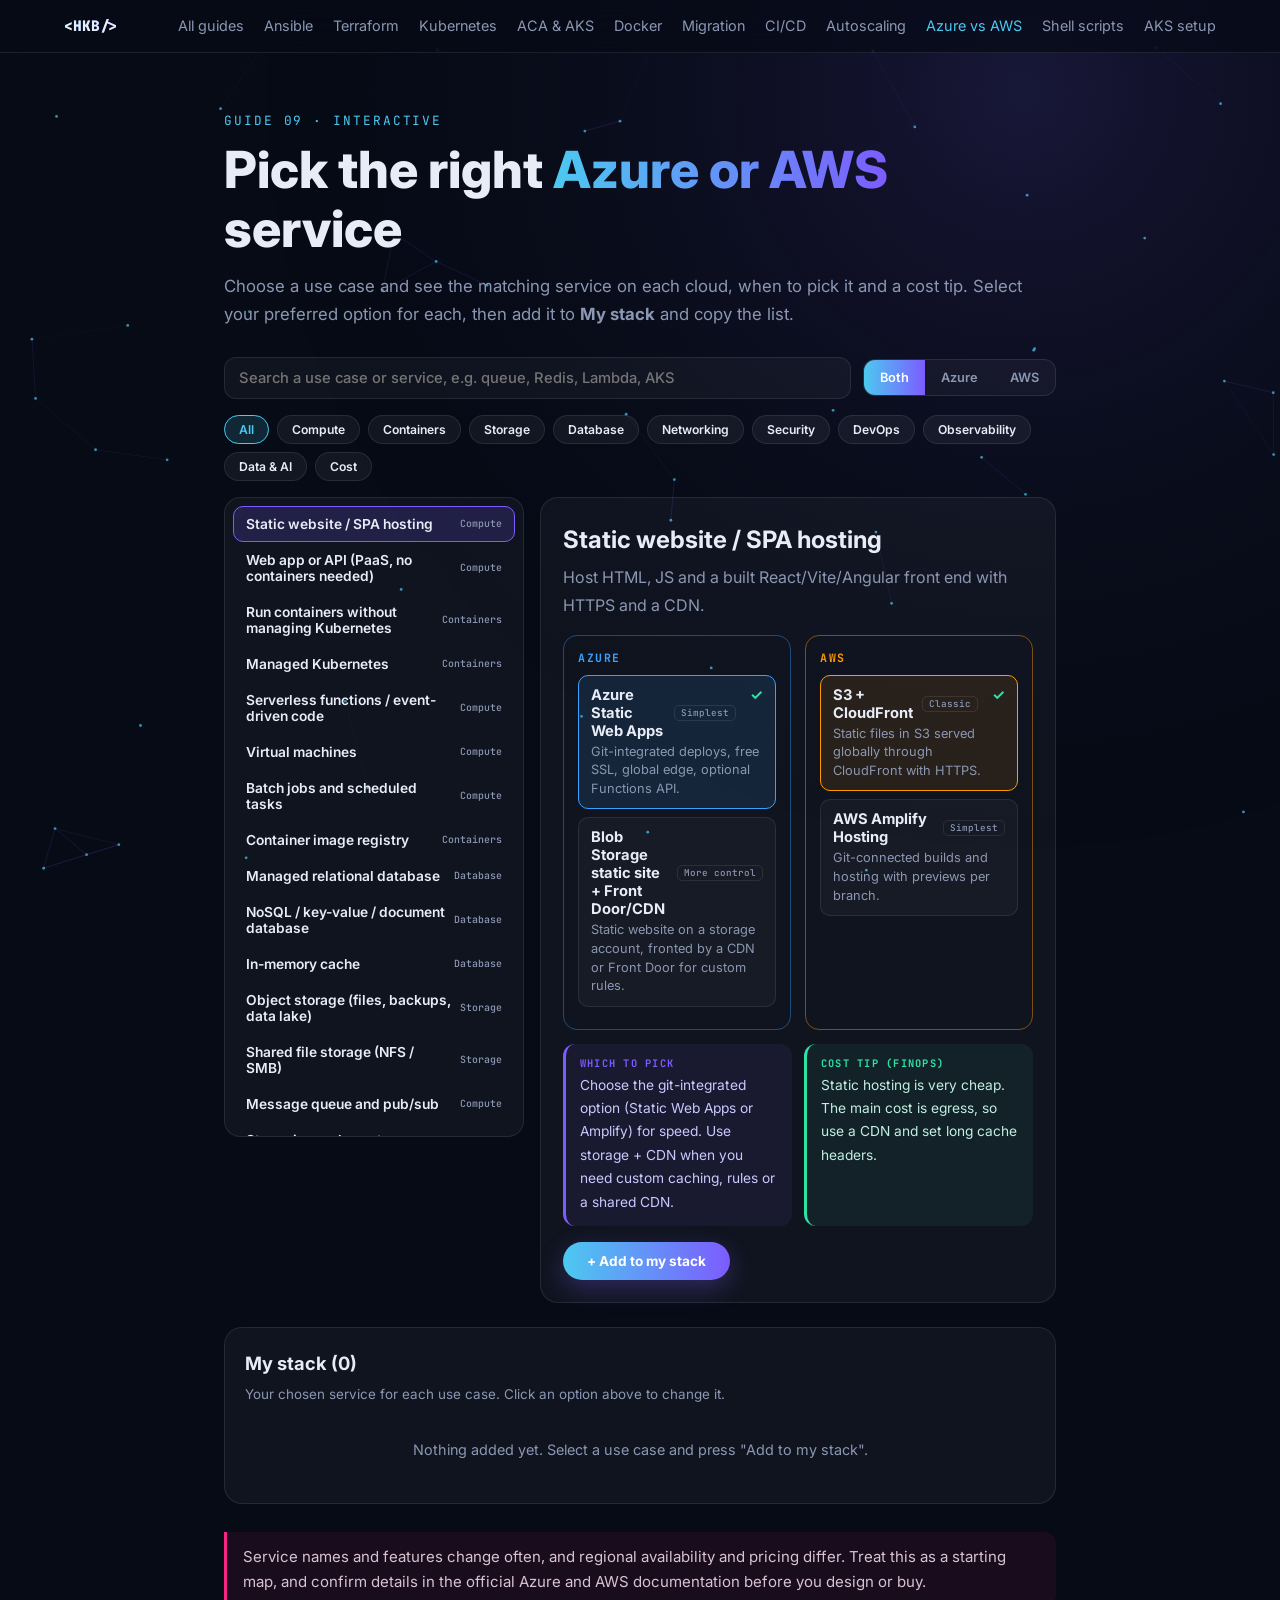
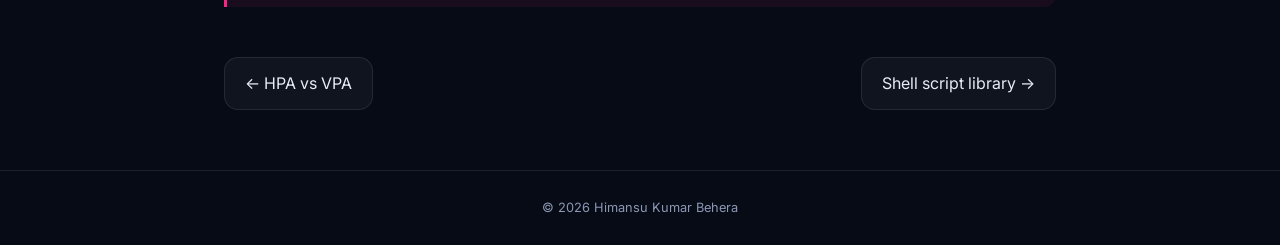
<file: guides/cloud-services.html>
<!doctype html>
<html lang="en"><head><meta charset="utf-8"><meta name="viewport" content="width=device-width, initial-scale=1">
<title>Azure vs AWS Service Picker | Himansu Kumar Behera</title>
<link href="https://fonts.googleapis.com/css2?family=Inter:wght@400;600;800&family=JetBrains+Mono:wght@400;500&display=swap" rel="stylesheet">
<link rel="stylesheet" href="guide.css">
<style>
:root{--az:#3aa0ff;--aw:#ff9900}
.wrap{display:grid;gap:16px}
.bar{display:flex;gap:12px;flex-wrap:wrap;align-items:center}
.search{flex:1;min-width:200px;background:var(--card);border:1px solid var(--bd);border-radius:12px;padding:11px 14px;color:var(--tx);font:500 .92rem Inter,sans-serif;outline:none}
.search:focus{border-color:var(--a)}
.seg{display:flex;background:var(--card);border:1px solid var(--bd);border-radius:12px;overflow:hidden}
.seg button{background:none;border:0;color:var(--mut);padding:10px 16px;font:600 .8rem Inter,sans-serif;cursor:pointer;transition:.2s}
.seg button.on{background:linear-gradient(90deg,var(--a),var(--b));color:#fff}
.seg button[data-c=az].on{background:var(--az)}.seg button[data-c=aw].on{background:var(--aw);color:#111}
.chips{display:flex;flex-wrap:wrap;gap:8px}
.chip{background:rgba(255,255,255,.05);border:1px solid var(--bd);color:var(--tx);border-radius:999px;padding:6px 14px;font:600 .76rem Inter,sans-serif;cursor:pointer;transition:.2s}
.chip:hover{border-color:var(--a)}.chip.on{background:rgba(76,201,240,.15);border-color:var(--a);color:var(--a)}
.split{display:grid;grid-template-columns:300px 1fr;gap:16px;align-items:start}
.list{background:var(--card);border:1px solid var(--bd);border-radius:16px;max-height:640px;overflow-y:auto;padding:8px}
.li{display:flex;justify-content:space-between;align-items:center;gap:8px;width:100%;text-align:left;background:none;border:1px solid transparent;border-radius:10px;padding:9px 12px;color:var(--tx);font:600 .86rem Inter,sans-serif;cursor:pointer;transition:.2s}
.li small{font:500 .62rem 'JetBrains Mono',monospace;color:var(--mut)}
.li:hover{background:rgba(255,255,255,.05)}
.li.on{background:rgba(124,92,255,.18);border-color:var(--b)}
.li .added{color:#2de2a6;font-size:.8rem}
.empty{padding:20px;color:var(--mut);text-align:center;font-size:.9rem}
.detail{background:var(--card);border:1px solid var(--bd);border-radius:18px;padding:22px}
.detail h2{margin:0 0 4px;padding:0;font-size:1.5rem}
.detail h2:before{content:""}
.dsc{color:var(--mut);margin-bottom:16px}
.cols{display:grid;grid-template-columns:1fr 1fr;gap:14px}
.cols.one{grid-template-columns:1fr}
.col{border:1px solid var(--bd);border-radius:14px;padding:14px}
.col.az{border-color:rgba(58,160,255,.4)}.col.aw{border-color:rgba(255,153,0,.45)}
.col h4{font:700 .72rem 'JetBrains Mono',monospace;letter-spacing:.14em;margin-bottom:10px}
.col.az h4{color:var(--az)}.col.aw h4{color:var(--aw)}
.opt{display:block;width:100%;text-align:left;background:rgba(255,255,255,.03);border:1px solid var(--bd);border-radius:10px;padding:10px 12px;margin-bottom:8px;cursor:pointer;color:var(--tx);transition:.2s;font-family:Inter,sans-serif}
.opt:hover{transform:translateY(-2px)}
.opt b{display:flex;justify-content:space-between;gap:8px;font-size:.92rem}
.opt b i{font:500 .58rem 'JetBrains Mono',monospace;font-style:normal;color:var(--mut);border:1px solid var(--bd);border-radius:5px;padding:1px 6px;white-space:nowrap;align-self:center}
.opt>span{display:block;color:var(--mut);font-size:.8rem;margin-top:3px;line-height:1.45}
.col.az .opt.sel{border-color:var(--az);background:rgba(58,160,255,.12)}
.col.aw .opt.sel{border-color:var(--aw);background:rgba(255,153,0,.1)}
.opt.sel b:after{content:"\2713";color:#2de2a6;margin-left:6px}
.ins{display:grid;grid-template-columns:1fr 1fr;gap:12px;margin-top:14px}
.ibox{border-radius:12px;padding:12px 14px;font-size:.86rem;border-left:3px solid}
.ibox b{display:block;font:700 .65rem 'JetBrains Mono',monospace;letter-spacing:.12em;margin-bottom:4px}
.ibox.p{border-color:var(--b);background:rgba(124,92,255,.08);color:#cbc8ff}.ibox.p b{color:var(--b)}
.ibox.c{border-color:#2de2a6;background:rgba(45,226,166,.07);color:#c2efe0}.ibox.c b{color:#2de2a6}
.addbtn{margin-top:16px;background:linear-gradient(90deg,var(--a),var(--b));border:0;color:#fff;border-radius:999px;padding:11px 24px;font:700 .85rem Inter,sans-serif;cursor:pointer;transition:.25s;box-shadow:0 8px 24px rgba(124,92,255,.3)}
.addbtn:hover{transform:translateY(-2px)}.addbtn.rm{background:rgba(255,255,255,.07);box-shadow:none;border:1px solid var(--bd)}
.stack{background:var(--card);border:1px solid var(--bd);border-radius:18px;padding:20px;margin-top:8px}
.stack h3{margin:0 0 4px;color:var(--tx);font-size:1.15rem}
.stack .hint{color:var(--mut);font-size:.84rem;margin-bottom:12px}
.stack table{margin:8px 0 12px}
.stack td button{background:none;border:0;color:#f72585;cursor:pointer;font-size:1rem}
.st-actions{display:flex;gap:10px;flex-wrap:wrap}
.sbtn{background:rgba(255,255,255,.06);border:1px solid var(--bd);color:var(--tx);border-radius:10px;padding:8px 16px;font:600 .78rem Inter,sans-serif;cursor:pointer}
.sbtn:hover{border-color:var(--a);color:var(--a)}
.azc{color:var(--az);font-weight:600}.awc{color:var(--aw);font-weight:600}
@media(max-width:860px){.split{grid-template-columns:1fr}.list{max-height:260px}.cols,.ins{grid-template-columns:1fr}}
</style></head><body>
<div id="prog"></div><canvas id="bg"></canvas>
<nav><a class="logo grad" href="../index.html">&lt;HKB/&gt;</a><div class="links"><a href="../index.html#guides">All guides</a><a href="ansible.html">Ansible</a><a href="terraform.html">Terraform</a><a href="kubernetes.html">Kubernetes</a><a href="aca-aks.html">ACA &amp; AKS</a><a href="docker.html">Docker</a><a href="linux-migration.html">Migration</a><a href="cicd.html">CI/CD</a><a href="autoscaling.html">Autoscaling</a><a class="on" href="cloud-services.html">Azure vs AWS</a><a href="shell-scripts.html">Shell scripts</a><a href="aks-setup.html">AKS setup</a></div></nav>
<main>
<div class="tag">GUIDE 09 &middot; INTERACTIVE</div>
<h1>Pick the right <span class="grad">Azure or AWS</span> service</h1>
<p class="sub">Choose a use case and see the matching service on each cloud, when to pick it and a cost tip. Select your preferred option for each, then add it to <b>My stack</b> and copy the list.</p>

<div class="wrap">
 <div class="bar">
  <input class="search" id="q" type="search" placeholder="Search a use case or service, e.g. queue, Redis, Lambda, AKS" aria-label="Search">
  <div class="seg" id="cloud"><button data-c="both" class="on">Both</button><button data-c="az">Azure</button><button data-c="aw">AWS</button></div>
 </div>
 <div class="chips" id="cats"></div>
 <div class="split">
  <div class="list" id="list"></div>
  <div class="detail" id="detail"></div>
 </div>
 <div class="stack" id="stack"></div>
</div>

<div class="note" style="margin-top:28px">Service names and features change often, and regional availability and pricing differ. Treat this as a starting map, and confirm details in the official Azure and AWS documentation before you design or buy.</div>

<div class="pager"><a href="autoscaling.html">&larr; HPA vs VPA</a><a href="shell-scripts.html">Shell script library &rarr;</a></div>
</main><footer>&copy; 2026 Himansu Kumar Behera</footer>

<script src="guide.js"></script>
<script>
(function(){
const CATS=["Compute","Containers","Storage","Database","Networking","Security","DevOps","Observability","Data & AI","Cost"];
/* t = tag shown on option. First option of each cloud is the default pick. */
const U=[
{id:"static",cat:"Compute",title:"Static website / SPA hosting",desc:"Host HTML, JS and a built React/Vite/Angular front end with HTTPS and a CDN.",
 az:[{n:"Azure Static Web Apps",t:"Simplest",d:"Git-integrated deploys, free SSL, global edge, optional Functions API."},{n:"Blob Storage static site + Front Door/CDN",t:"More control",d:"Static website on a storage account, fronted by a CDN or Front Door for custom rules."}],
 aw:[{n:"S3 + CloudFront",t:"Classic",d:"Static files in S3 served globally through CloudFront with HTTPS."},{n:"AWS Amplify Hosting",t:"Simplest",d:"Git-connected builds and hosting with previews per branch."}],
 pick:"Choose the git-integrated option (Static Web Apps or Amplify) for speed. Use storage + CDN when you need custom caching, rules or a shared CDN.",cost:"Static hosting is very cheap. The main cost is egress, so use a CDN and set long cache headers."},
{id:"webapp",cat:"Compute",title:"Web app or API (PaaS, no containers needed)",desc:"Run a Node.js, Java, .NET, PHP or Python app without managing servers.",
 az:[{n:"Azure App Service",t:"Managed PaaS",d:"Web apps and APIs with deployment slots, autoscale and built-in TLS."}],
 aw:[{n:"AWS Elastic Beanstalk",t:"Managed PaaS",d:"Upload code, it provisions EC2, load balancer and scaling for you."},{n:"AWS App Runner",t:"Simplest",d:"Run a container or source repo as a web service with autoscaling."}],
 pick:"App Service is the closest all-round PaaS. On AWS, App Runner is simpler, Beanstalk gives more control over the underlying instances.",cost:"Right-size the plan or instance, and use dev/test tiers for non-production."},
{id:"containers",cat:"Containers",title:"Run containers without managing Kubernetes",desc:"Deploy Docker images with scaling, ingress and revisions, with no cluster to operate.",
 az:[{n:"Azure Container Apps",t:"Serverless containers",d:"Scale to zero, KEDA rules, revisions and traffic splitting."},{n:"Azure Container Instances",t:"Single containers",d:"Quick, short-lived containers or simple tasks."}],
 aw:[{n:"Amazon ECS on Fargate",t:"Serverless containers",d:"Run tasks and services without managing servers."},{n:"AWS App Runner",t:"Simplest",d:"Container web services with minimal configuration."}],
 pick:"Container Apps and ECS Fargate are the direct equivalents. Pick them when you do not need the full Kubernetes API.",cost:"Set min replicas to 0 on non-production apps. Right-size CPU and memory from real usage."},
{id:"k8s",cat:"Containers",title:"Managed Kubernetes",desc:"Full Kubernetes with its API, Helm, operators and custom networking.",
 az:[{n:"Azure Kubernetes Service (AKS)",t:"Managed K8s",d:"Managed control plane, node pools, autoscaler, Azure RBAC and ACR integration."}],
 aw:[{n:"Amazon EKS",t:"Managed K8s",d:"Managed control plane, managed node groups or Fargate, IAM roles for service accounts."}],
 pick:"Choose Kubernetes for many services, operators or portability. If you only run a few simple apps, Container Apps or ECS is less work.",cost:"Use the cluster autoscaler, spot or low-priority node pools for non-critical work, and stop dev clusters out of hours."},
{id:"serverless",cat:"Compute",title:"Serverless functions / event-driven code",desc:"Run code on events or HTTP calls and pay per execution.",
 az:[{n:"Azure Functions",t:"Serverless",d:"Triggers and bindings for HTTP, queues, timers, Blob, Event Hubs."}],
 aw:[{n:"AWS Lambda",t:"Serverless",d:"Run code on events from S3, SQS, API Gateway, EventBridge and more."}],
 pick:"Good for glue code, webhooks and light APIs. Watch cold starts and execution time limits for heavy work.",cost:"Pay per execution and duration. Tune memory size, since it also sets CPU and affects cost."},
{id:"vm",cat:"Compute",title:"Virtual machines",desc:"Full control over the OS, for lift-and-shift, legacy or custom software.",
 az:[{n:"Azure Virtual Machines (+ VM Scale Sets)",t:"IaaS",d:"Wide range of VM sizes, scale sets, reservations and spot VMs."}],
 aw:[{n:"Amazon EC2 (+ Auto Scaling groups)",t:"IaaS",d:"Many instance families, Auto Scaling, Savings Plans and spot instances."}],
 pick:"Use VMs when you need OS-level control or the software cannot be containerised.",cost:"Find idle or over-provisioned instances with Azure Advisor or AWS Compute Optimizer, then right-size. Use reservations or Savings Plans for steady workloads."},
{id:"batch",cat:"Compute",title:"Batch jobs and scheduled tasks",desc:"Run jobs on a schedule or process queues of work.",
 az:[{n:"Container Apps jobs",t:"Simple",d:"Run containers on a schedule or on demand."},{n:"Azure Batch",t:"Large scale",d:"Large parallel and HPC workloads."}],
 aw:[{n:"ECS scheduled tasks / EventBridge Scheduler",t:"Simple",d:"Run container tasks on a schedule."},{n:"AWS Batch",t:"Large scale",d:"Managed batch computing on EC2 or Fargate."}],
 pick:"Scheduled container jobs cover most cases. Use Batch services for big parallel workloads.",cost:"Use spot or low-priority capacity where jobs can be retried."},
{id:"registry",cat:"Containers",title:"Container image registry",desc:"Store and scan Docker images privately.",
 az:[{n:"Azure Container Registry (ACR)",t:"Managed",d:"Private registry with geo-replication, tasks and AKS integration."}],
 aw:[{n:"Amazon ECR",t:"Managed",d:"Private registry with scanning and lifecycle policies."}],
 pick:"Use the registry on the same cloud as your runtime, so pulls are fast and authentication is simple.",cost:"Set retention or lifecycle rules to delete old image tags."},
{id:"relational",cat:"Database",title:"Managed relational database",desc:"MySQL, PostgreSQL or SQL Server with backups, patching and high availability.",
 az:[{n:"Azure Database for PostgreSQL / MySQL (Flexible Server)",t:"Open source",d:"Managed PostgreSQL and MySQL with zone-redundant HA options."},{n:"Azure SQL Database",t:"SQL Server",d:"Managed SQL Server engine with serverless and elastic options."}],
 aw:[{n:"Amazon RDS",t:"Managed engines",d:"PostgreSQL, MySQL, MariaDB, SQL Server and Oracle."},{n:"Amazon Aurora",t:"Cloud-native",d:"MySQL and PostgreSQL compatible, built for performance and scale."}],
 pick:"Stay with the engine you already run. Choose Aurora when you need higher scale or faster failover on AWS.",cost:"Right-size instances, use reservations for steady databases, and stop or scale down non-production out of hours."},
{id:"nosql",cat:"Database",title:"NoSQL / key-value / document database",desc:"Low-latency access at large scale, flexible schema.",
 az:[{n:"Azure Cosmos DB",t:"Multi-model",d:"Globally distributed with several APIs including NoSQL and MongoDB."}],
 aw:[{n:"Amazon DynamoDB",t:"Key-value",d:"Serverless key-value and document database."},{n:"Amazon DocumentDB",t:"MongoDB-compatible",d:"Document database with MongoDB compatibility."}],
 pick:"Design access patterns first. Both need careful partition key design.",cost:"Choose provisioned or on-demand capacity by how steady the traffic is, and watch hot partitions."},
{id:"cache",cat:"Database",title:"In-memory cache",desc:"Speed up reads and store sessions with Redis-compatible caching.",
 az:[{n:"Azure Cache for Redis / Azure Managed Redis",t:"Managed Redis",d:"Managed Redis for caching and sessions. Check which Redis offering is current for new builds."}],
 aw:[{n:"Amazon ElastiCache",t:"Managed Redis/Valkey",d:"Managed in-memory caching."},{n:"Amazon MemoryDB",t:"Durable",d:"Redis-compatible with durable storage."}],
 pick:"Use as a cache in front of a database. Use MemoryDB only if you need it as a primary store.",cost:"Size the cache from the working set, not the whole database."},
{id:"object",cat:"Storage",title:"Object storage (files, backups, data lake)",desc:"Store unlimited unstructured data with tiers and lifecycle rules.",
 az:[{n:"Azure Blob Storage",t:"Object",d:"Hot, cool, cold and archive tiers with lifecycle management."}],
 aw:[{n:"Amazon S3",t:"Object",d:"Standard, infrequent access and Glacier classes with lifecycle rules."}],
 pick:"Both are mature and similar. Pick the one that sits with your compute and data.",cost:"Use lifecycle rules to move old data to colder tiers, and delete incomplete uploads and old versions."},
{id:"files",cat:"Storage",title:"Shared file storage (NFS / SMB)",desc:"A file system shared by several servers or containers.",
 az:[{n:"Azure Files",t:"SMB/NFS",d:"Managed file shares."},{n:"Azure NetApp Files",t:"High performance",d:"Enterprise-grade NFS and SMB."}],
 aw:[{n:"Amazon EFS",t:"NFS",d:"Elastic shared NFS for Linux."},{n:"Amazon FSx",t:"Specialised",d:"Windows File Server, Lustre, NetApp ONTAP and more."}],
 pick:"Use Azure Files or EFS for general sharing, and the specialised services for performance or Windows needs.",cost:"Use the infrequent-access tiers for cold files."},
{id:"queue",cat:"Compute",title:"Message queue and pub/sub",desc:"Decouple services with queues, topics and event routing.",
 az:[{n:"Azure Service Bus",t:"Enterprise messaging",d:"Queues and topics with sessions, dead-letter and transactions."},{n:"Azure Storage Queues",t:"Simple",d:"Cheap, basic queues."},{n:"Azure Event Grid",t:"Event routing",d:"Push events to handlers."}],
 aw:[{n:"Amazon SQS",t:"Queue",d:"Managed queues, standard and FIFO."},{n:"Amazon SNS",t:"Pub/sub",d:"Fan-out notifications."},{n:"Amazon EventBridge",t:"Event bus",d:"Route events between services and SaaS."}],
 pick:"Service Bus is roughly SQS plus SNS in features. Event Grid and EventBridge route events.",cost:"Batch messages and use simple queues where advanced features are not needed."},
{id:"stream",cat:"Data & AI",title:"Streaming and event ingestion",desc:"Ingest high-volume event streams and logs.",
 az:[{n:"Azure Event Hubs",t:"Streaming",d:"High-throughput ingestion with a Kafka-compatible endpoint."}],
 aw:[{n:"Amazon Kinesis Data Streams",t:"Streaming",d:"Real-time data streams."},{n:"Amazon MSK",t:"Managed Kafka",d:"Managed Apache Kafka."}],
 pick:"Choose Event Hubs or MSK if you already use Kafka clients.",cost:"Size throughput units or shards to real volume and scale them down off-peak."},
{id:"cdn",cat:"Networking",title:"CDN and global edge",desc:"Cache content close to users and speed up the first byte.",
 az:[{n:"Azure Front Door",t:"CDN + global LB",d:"Global entry point with CDN, WAF and routing."}],
 aw:[{n:"Amazon CloudFront",t:"CDN",d:"Global CDN with edge functions."}],
 pick:"Front Door also does global load balancing and WAF. CloudFront is paired with AWS WAF and ALB.",cost:"A good cache hit ratio is the biggest saving on egress."},
{id:"dns",cat:"Networking",title:"DNS",desc:"Public and private domain name resolution.",
 az:[{n:"Azure DNS (+ Private DNS)",t:"DNS",d:"Host public zones and private zones for VNets."}],
 aw:[{n:"Amazon Route 53",t:"DNS",d:"Public and private zones, health checks and routing policies."}],
 pick:"Lower the TTL before any cutover or migration.",cost:"Cost is small, mostly per zone and per query."},
{id:"lb",cat:"Networking",title:"Load balancing",desc:"Spread traffic across instances or services.",
 az:[{n:"Application Gateway",t:"Layer 7",d:"HTTP/S routing and WAF."},{n:"Azure Load Balancer",t:"Layer 4",d:"TCP/UDP load balancing."},{n:"Front Door",t:"Global",d:"Global HTTP routing."}],
 aw:[{n:"Application Load Balancer (ALB)",t:"Layer 7",d:"HTTP/S routing by host and path."},{n:"Network Load Balancer (NLB)",t:"Layer 4",d:"Very high-performance TCP/UDP."},{n:"Global Accelerator",t:"Global",d:"Static anycast IPs and fast failover."}],
 pick:"HTTP apps: Application Gateway or ALB. Raw TCP: Load Balancer or NLB. Multi-region: Front Door or Global Accelerator with CloudFront.",cost:"Remove idle load balancers, as each has a fixed hourly cost."},
{id:"waf",cat:"Security",title:"Web application firewall and DDoS protection",desc:"Block common web attacks and absorb floods.",
 az:[{n:"Azure WAF (on Front Door / App Gateway)",t:"WAF",d:"OWASP rules and custom rules."},{n:"Azure DDoS Protection",t:"DDoS",d:"Enhanced network DDoS defence."}],
 aw:[{n:"AWS WAF",t:"WAF",d:"Managed and custom rules on CloudFront, ALB and API Gateway."},{n:"AWS Shield",t:"DDoS",d:"Standard is automatic, Advanced adds response support."}],
 pick:"Attach the WAF to the entry point where traffic first arrives.",cost:"Review rule count and request volume, since both affect the bill."},
{id:"network",cat:"Networking",title:"Private network and hybrid connectivity",desc:"Isolated networks, private access to services, VPN and dedicated links.",
 az:[{n:"Virtual Network + Private Link",t:"Network",d:"VNets, subnets, NSGs and private endpoints."},{n:"VPN Gateway / ExpressRoute",t:"Hybrid",d:"Site-to-site VPN and private circuits."}],
 aw:[{n:"VPC + PrivateLink",t:"Network",d:"VPCs, subnets, security groups and private endpoints."},{n:"Site-to-Site VPN / Direct Connect",t:"Hybrid",d:"VPN and dedicated connections."}],
 pick:"Plan non-overlapping IP ranges before you connect networks together.",cost:"NAT gateways and cross-zone or cross-region traffic add up. Review data transfer charges."},
{id:"identity",cat:"Security",title:"Identity and access management",desc:"Who can do what, for people and for workloads.",
 az:[{n:"Microsoft Entra ID + Azure RBAC + Managed Identity",t:"IAM",d:"Directory, role assignments and passwordless identities for resources."}],
 aw:[{n:"AWS IAM + IAM Identity Center",t:"IAM",d:"Users, roles, policies and single sign-on across accounts."}],
 pick:"Use roles and managed identities, not long-lived keys. Apply least privilege. GitHub Actions can sign in to both with OIDC.",cost:"No direct cost, but tidy access prevents expensive mistakes."},
{id:"secrets",cat:"Security",title:"Secrets and encryption keys",desc:"Store passwords, tokens and keys safely.",
 az:[{n:"Azure Key Vault",t:"Secrets + keys",d:"Secrets, keys and certificates with access policies or RBAC."}],
 aw:[{n:"AWS Secrets Manager",t:"Secrets",d:"Secrets with rotation."},{n:"SSM Parameter Store / AWS KMS",t:"Config + keys",d:"Cheaper parameters, and key management."}],
 pick:"Never place secrets in code or images. Inject them at runtime.",cost:"Secrets Manager charges per secret, so use Parameter Store for plain configuration."},
{id:"security",cat:"Security",title:"Security posture and threat detection",desc:"Find misconfigurations and detect attacks.",
 az:[{n:"Microsoft Defender for Cloud + Azure Policy",t:"CSPM",d:"Posture management and policy enforcement."}],
 aw:[{n:"AWS Security Hub + GuardDuty + Config",t:"CSPM",d:"Findings, threat detection and configuration tracking."}],
 pick:"Turn on the baseline early, then enforce rules with policy.",cost:"Enable per workload where possible and check pricing of each feature."},
{id:"cicd",cat:"DevOps",title:"CI/CD pipelines",desc:"Build, test and deploy automatically.",
 az:[{n:"GitHub Actions or Azure Pipelines",t:"CI/CD",d:"Pipelines with OIDC login to Azure."}],
 aw:[{n:"GitHub Actions or CodePipeline + CodeBuild + CodeDeploy",t:"CI/CD",d:"AWS-native build and deploy services."}],
 pick:"GitHub Actions works well on both clouds. See the CI/CD guide.",cost:"Use caching, and avoid always-on build agents."},
{id:"iac",cat:"DevOps",title:"Infrastructure as code",desc:"Define infrastructure in version-controlled files.",
 az:[{n:"Bicep / ARM / Terraform",t:"IaC",d:"Bicep is Azure-native. Terraform covers many clouds."}],
 aw:[{n:"CloudFormation / CDK / Terraform",t:"IaC",d:"CloudFormation and CDK are AWS-native. Terraform is multi-cloud."}],
 pick:"Terraform is the common choice if you use both clouds. See the Terraform guide.",cost:"Tag everything from code so spend can be tracked."},
{id:"monitor",cat:"Observability",title:"Monitoring, logs and tracing",desc:"Metrics, logs, alerts and application performance.",
 az:[{n:"Azure Monitor + Log Analytics + Application Insights",t:"Observability",d:"Metrics, logs and APM. Managed Grafana and Prometheus are available."}],
 aw:[{n:"Amazon CloudWatch + X-Ray",t:"Observability",d:"Metrics, logs, alarms and tracing. Managed Grafana and Prometheus are available."}],
 pick:"Start with the native tools, and add Grafana and Prometheus for dashboards you control.",cost:"Log ingestion and retention are the main cost. Filter noisy logs and shorten retention."},
{id:"backup",cat:"Storage",title:"Backup and disaster recovery",desc:"Protect data and recover from failures.",
 az:[{n:"Azure Backup + Site Recovery",t:"BCDR",d:"VM, database and file backup, plus VM replication for failover."}],
 aw:[{n:"AWS Backup + Elastic Disaster Recovery",t:"BCDR",d:"Central backup policies, and replication for recovery."}],
 pick:"Define RPO and RTO first. Test restores regularly.",cost:"Match retention to policy, and delete old recovery points."},
{id:"warehouse",cat:"Data & AI",title:"Data warehouse and analytics",desc:"Query large datasets with SQL.",
 az:[{n:"Microsoft Fabric / Azure Synapse Analytics",t:"Analytics",d:"Warehouse, lake and BI tooling."}],
 aw:[{n:"Amazon Redshift",t:"Warehouse",d:"Columnar data warehouse."},{n:"Amazon Athena",t:"Query in place",d:"Serverless SQL on data in S3."}],
 pick:"Athena is a quick start for data already in S3. Check which Azure analytics product is current for new projects.",cost:"Pause or scale down warehouses when idle, and partition data to scan less."},
{id:"ai",cat:"Data & AI",title:"AI and machine learning",desc:"Use foundation models or train your own.",
 az:[{n:"Azure OpenAI / Azure AI Foundry",t:"Foundation models",d:"Hosted models and AI app tooling."},{n:"Azure Machine Learning",t:"ML platform",d:"Train and deploy models."}],
 aw:[{n:"Amazon Bedrock",t:"Foundation models",d:"Access foundation models through one API."},{n:"Amazon SageMaker",t:"ML platform",d:"Build, train and deploy models."}],
 pick:"Model availability differs by cloud and region, so check the model you need.",cost:"Watch token usage and idle endpoints."},
{id:"finops",cat:"Cost",title:"Cost management and FinOps",desc:"See, allocate and reduce cloud spend on both clouds.",
 az:[{n:"Microsoft Cost Management + Budgets",t:"Visibility",d:"Cost analysis, budgets, alerts and exports."},{n:"Azure Advisor + Reservations / Savings Plans",t:"Optimise",d:"Rightsizing advice and commitment discounts."}],
 aw:[{n:"AWS Cost Explorer + Budgets",t:"Visibility",d:"Cost analysis, budgets and alerts."},{n:"AWS Compute Optimizer + Savings Plans / RIs",t:"Optimise",d:"Rightsizing advice and commitment discounts."}],
 pick:"Tag resources by env, owner and app. Find over-provisioned resources, right-size them, then commit to steady usage with reservations or Savings Plans.",cost:"Review idle resources, unattached disks, old snapshots and unused load balancers every month."}
];

const $=id=>document.getElementById(id);
const st={cat:"All",q:"",cloud:"both",sel:U[0].id,stack:[],pick:{}};
try{const s=JSON.parse(localStorage.getItem("cloudStack")||"null");if(s){st.stack=s.stack||[];st.pick=s.pick||{}}}catch(e){}
function save(){try{localStorage.setItem("cloudStack",JSON.stringify({stack:st.stack,pick:st.pick}))}catch(e){}}
const byId=id=>U.find(u=>u.id===id);
function pk(id){return st.pick[id]||(st.pick[id]={az:0,aw:0})}
function esc(s){return String(s).replace(/[&<>"]/g,c=>({"&":"&amp;","<":"&lt;",">":"&gt;",'"':"&quot;"}[c]))}

function renderCats(){
  $("cats").innerHTML=["All"].concat(CATS).map(c=>'<button class="chip'+(st.cat===c?" on":"")+'" data-cat="'+esc(c)+'">'+esc(c)+'</button>').join("");
}
function filtered(){
  const q=st.q.trim().toLowerCase();
  return U.filter(u=>(st.cat==="All"||u.cat===st.cat)&&(!q||(u.title+" "+u.desc+" "+u.az.map(o=>o.n).join(" ")+" "+u.aw.map(o=>o.n).join(" ")).toLowerCase().includes(q)));
}
function renderList(){
  const f=filtered();
  $("list").innerHTML=f.length?f.map(u=>'<button class="li'+(u.id===st.sel?" on":"")+'" data-id="'+u.id+'"><span>'+esc(u.title)+'</span>'+(st.stack.includes(u.id)?'<span class="added">&#10003;</span>':'<small>'+esc(u.cat)+'</small>')+'</button>').join(""):'<div class="empty">No matching use case. Try another word.</div>';
}
function optHtml(u,cloud){
  const list=u[cloud],p=pk(u.id)[cloud];
  return list.map((o,i)=>'<button class="opt'+(i===p?" sel":"")+'" data-cl="'+cloud+'" data-i="'+i+'"><b><span>'+esc(o.n)+'</span><i>'+esc(o.t)+'</i></b><span>'+esc(o.d)+'</span></button>').join("");
}
function renderDetail(){
  const u=byId(st.sel);if(!u){$("detail").innerHTML="";return}
  const both=st.cloud==="both";
  const az='<div class="col az"><h4>AZURE</h4>'+optHtml(u,"az")+'</div>';
  const aw='<div class="col aw"><h4>AWS</h4>'+optHtml(u,"aw")+'</div>';
  const inStack=st.stack.includes(u.id);
  $("detail").innerHTML='<h2>'+esc(u.title)+'</h2><div class="dsc">'+esc(u.desc)+'</div>'+
   '<div class="cols'+(both?"":" one")+'">'+(st.cloud!=="aw"?az:"")+(st.cloud!=="az"?aw:"")+'</div>'+
   '<div class="ins"><div class="ibox p"><b>WHICH TO PICK</b>'+esc(u.pick)+'</div><div class="ibox c"><b>COST TIP (FINOPS)</b>'+esc(u.cost)+'</div></div>'+
   '<button class="addbtn'+(inStack?" rm":"")+'" id="addb">'+(inStack?"Remove from my stack":"+ Add to my stack")+'</button>';
}
function renderStack(){
  const rows=st.stack.map(id=>byId(id)).filter(Boolean);
  const show=st.cloud;
  let h='<h3>My stack ('+rows.length+')</h3><div class="hint">Your chosen service for each use case. Click an option above to change it.</div>';
  if(!rows.length){h+='<div class="empty">Nothing added yet. Select a use case and press "Add to my stack".</div>'}
  else{
    h+='<table><tr><th>Use case</th>'+(show!=="aw"?'<th>Azure</th>':"")+(show!=="az"?'<th>AWS</th>':"")+'<th></th></tr>'+
     rows.map(u=>{const p=pk(u.id);return '<tr><td>'+esc(u.title)+'</td>'+(show!=="aw"?'<td class="azc">'+esc(u.az[p.az].n)+'</td>':"")+(show!=="az"?'<td class="awc">'+esc(u.aw[p.aw].n)+'</td>':"")+'<td><button data-rm="'+u.id+'" title="Remove" aria-label="Remove">&times;</button></td></tr>'}).join("")+'</table>'+
     '<div class="st-actions"><button class="sbtn" id="cpy">Copy as Markdown</button><button class="sbtn" id="clr">Clear all</button></div>';
  }
  $("stack").innerHTML=h;
}
function renderAll(){renderCats();renderList();renderDetail();renderStack()}

document.addEventListener("click",e=>{
  const t=e.target.closest("button");if(!t)return;
  if(t.dataset.cat){st.cat=t.dataset.cat;const f=filtered();if(f.length&&!f.some(u=>u.id===st.sel))st.sel=f[0].id;renderAll();return}
  if(t.classList.contains("li")){st.sel=t.dataset.id;renderList();renderDetail();return}
  if(t.classList.contains("opt")){pk(st.sel)[t.dataset.cl]=+t.dataset.i;save();renderDetail();renderStack();return}
  if(t.id==="addb"){const i=st.stack.indexOf(st.sel);if(i>=0)st.stack.splice(i,1);else st.stack.push(st.sel);save();renderList();renderDetail();renderStack();return}
  if(t.dataset.rm){st.stack=st.stack.filter(x=>x!==t.dataset.rm);save();renderList();renderDetail();renderStack();return}
  if(t.id==="clr"){st.stack=[];save();renderList();renderDetail();renderStack();return}
  if(t.id==="cpy"){
    const rows=st.stack.map(byId).filter(Boolean);
    let md="| Use case | Azure | AWS |\n|---|---|---|\n"+rows.map(u=>{const p=pk(u.id);return "| "+u.title+" | "+u.az[p.az].n+" | "+u.aw[p.aw].n+" |"}).join("\n");
    navigator.clipboard.writeText(md).then(()=>{t.textContent="Copied";setTimeout(()=>t.textContent="Copy as Markdown",1400)});return}
  if(t.parentElement&&t.parentElement.id==="cloud"){st.cloud=t.dataset.c;document.querySelectorAll("#cloud button").forEach(b=>b.classList.toggle("on",b===t));renderDetail();renderStack()}
});
$("q").addEventListener("input",e=>{st.q=e.target.value;if(st.q.trim()&&st.cat!=="All"){st.cat="All";renderCats()}const f=filtered();if(f.length&&!f.some(u=>u.id===st.sel)){st.sel=f[0].id;renderDetail()}renderList()});
renderAll();
})();
</script>
</body></html>
</file>
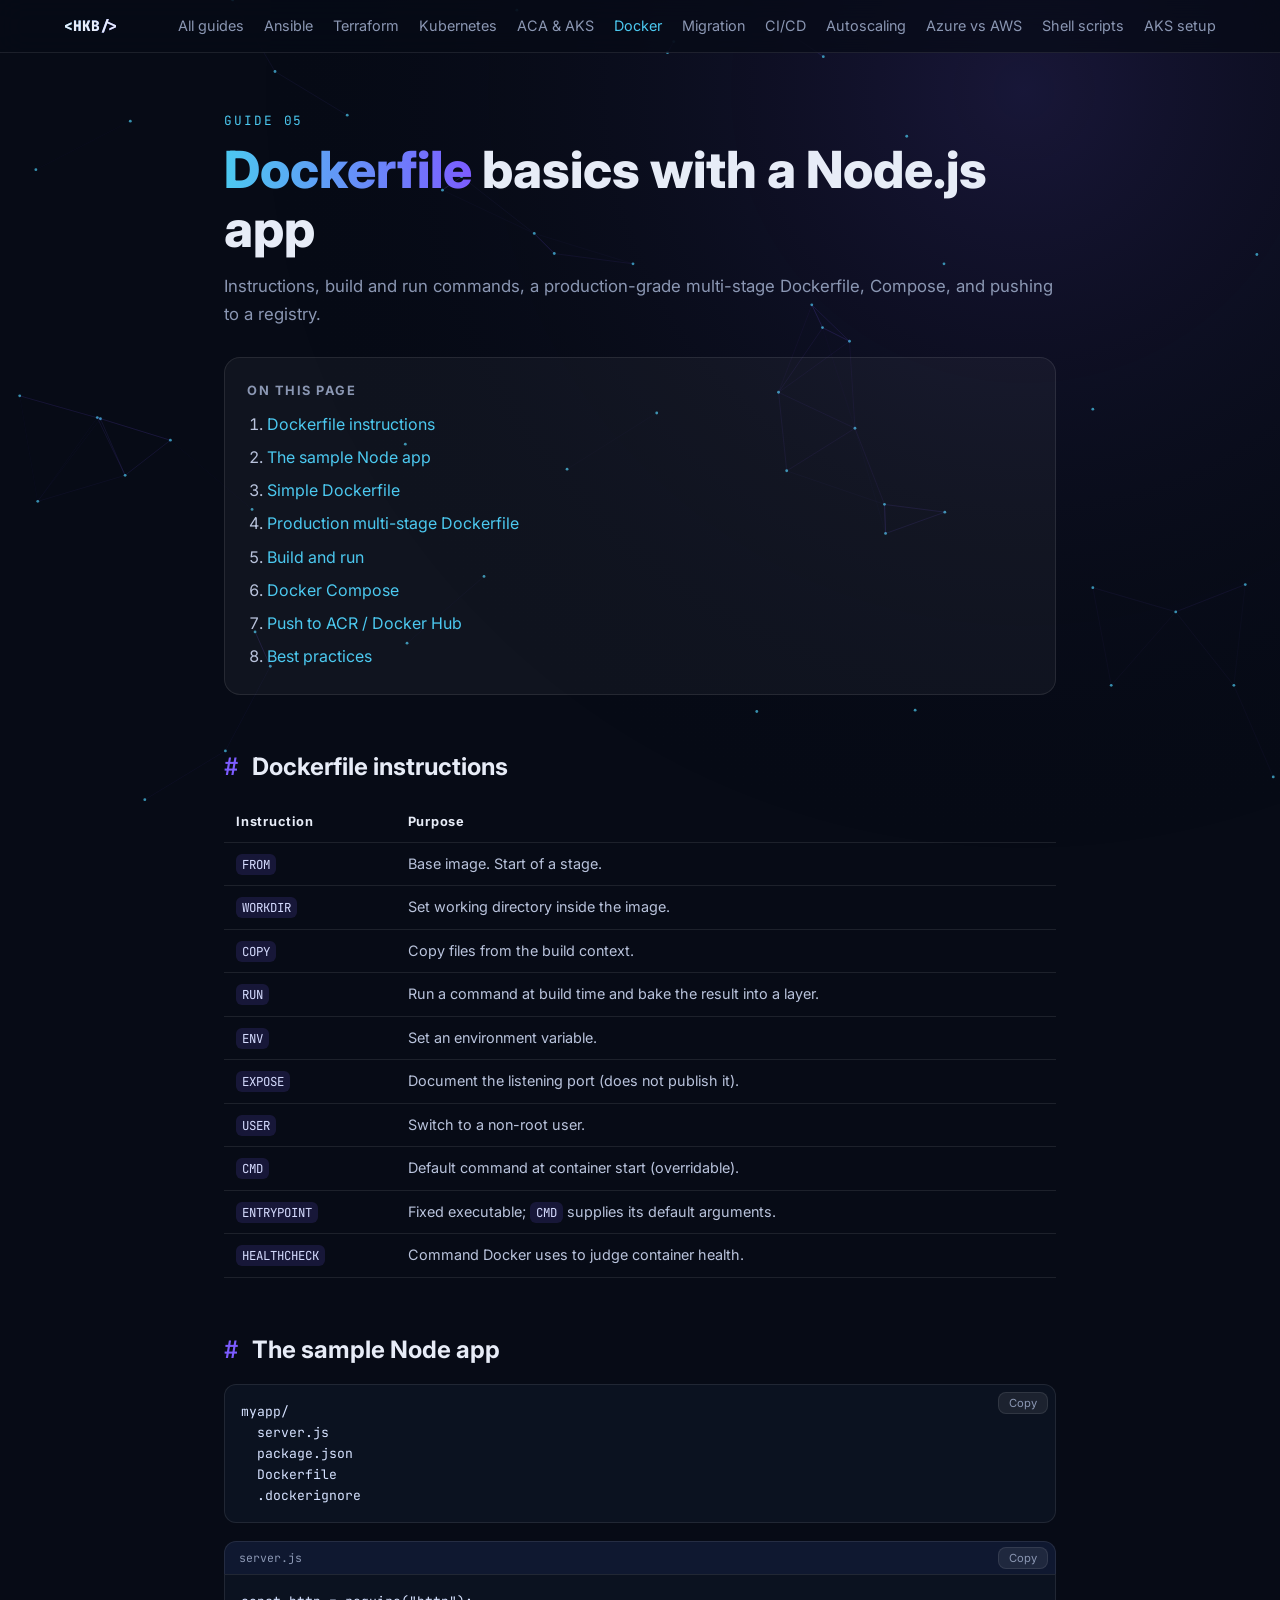
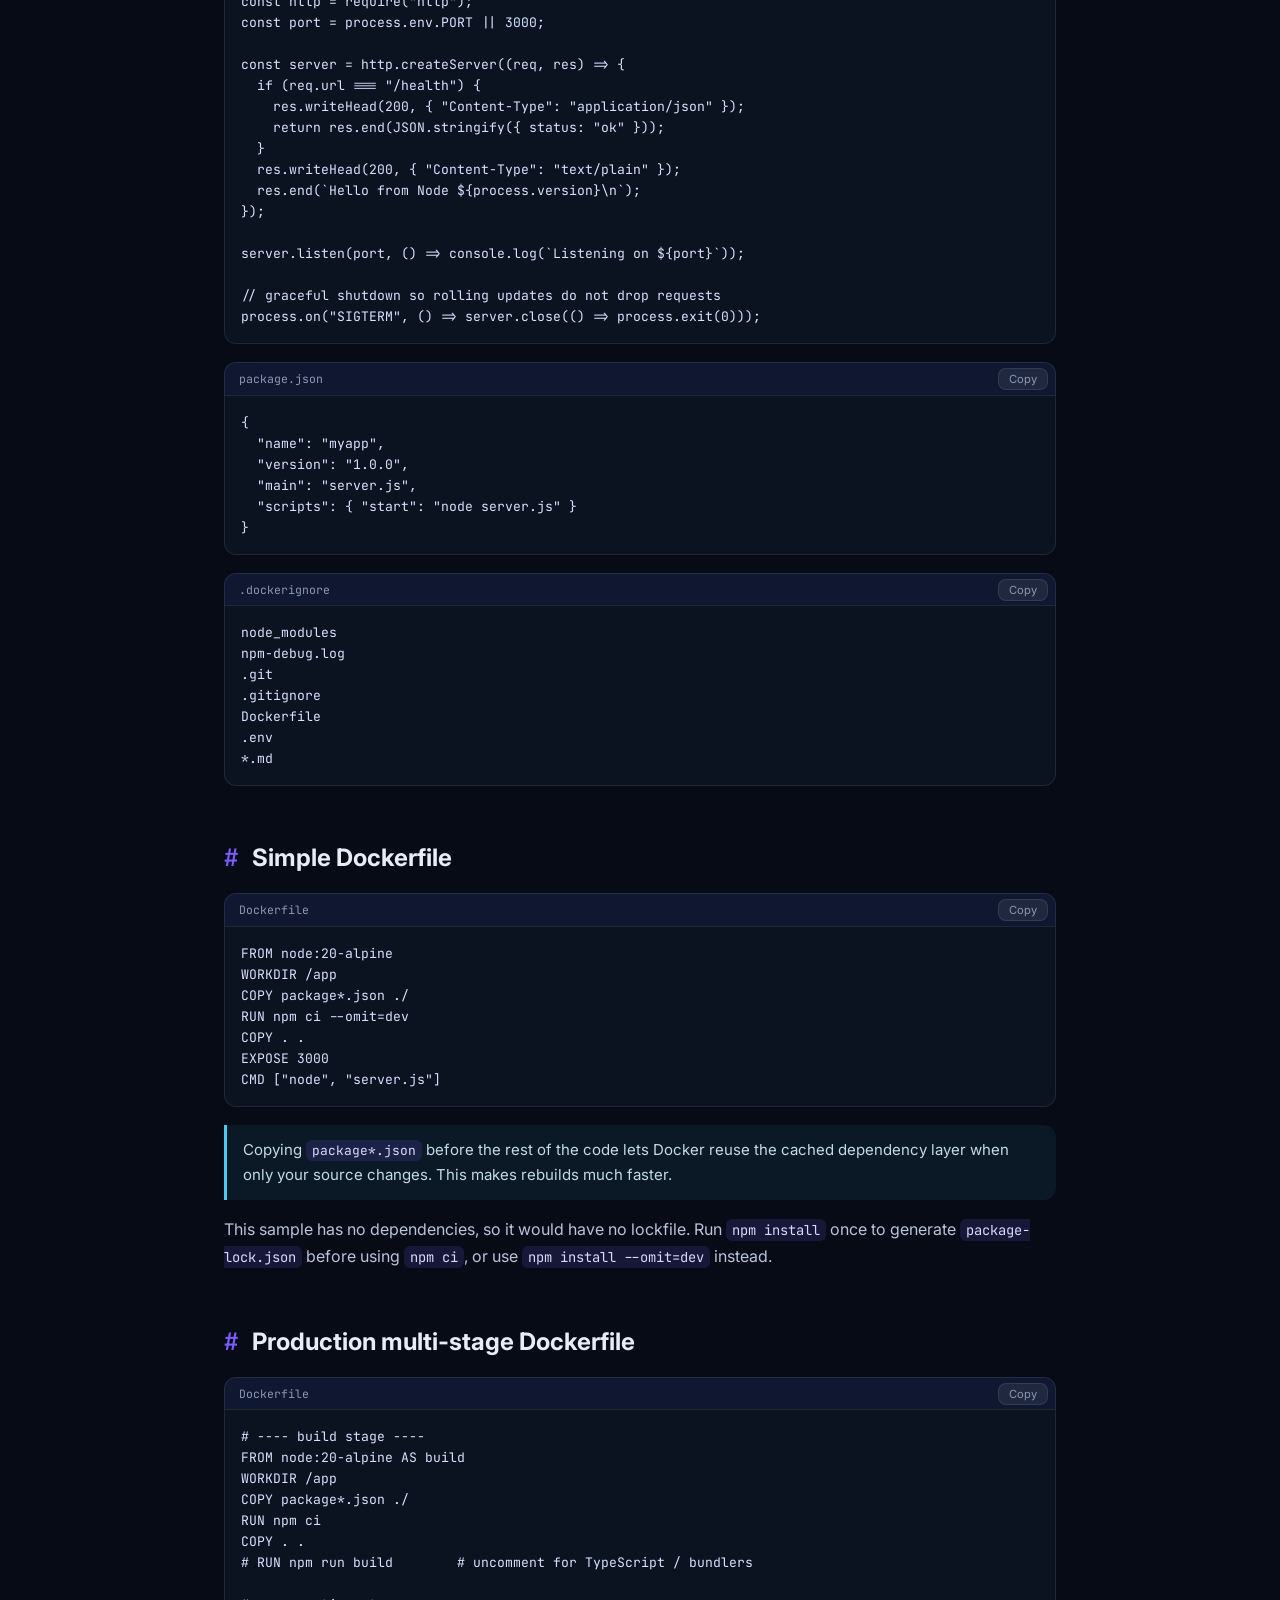
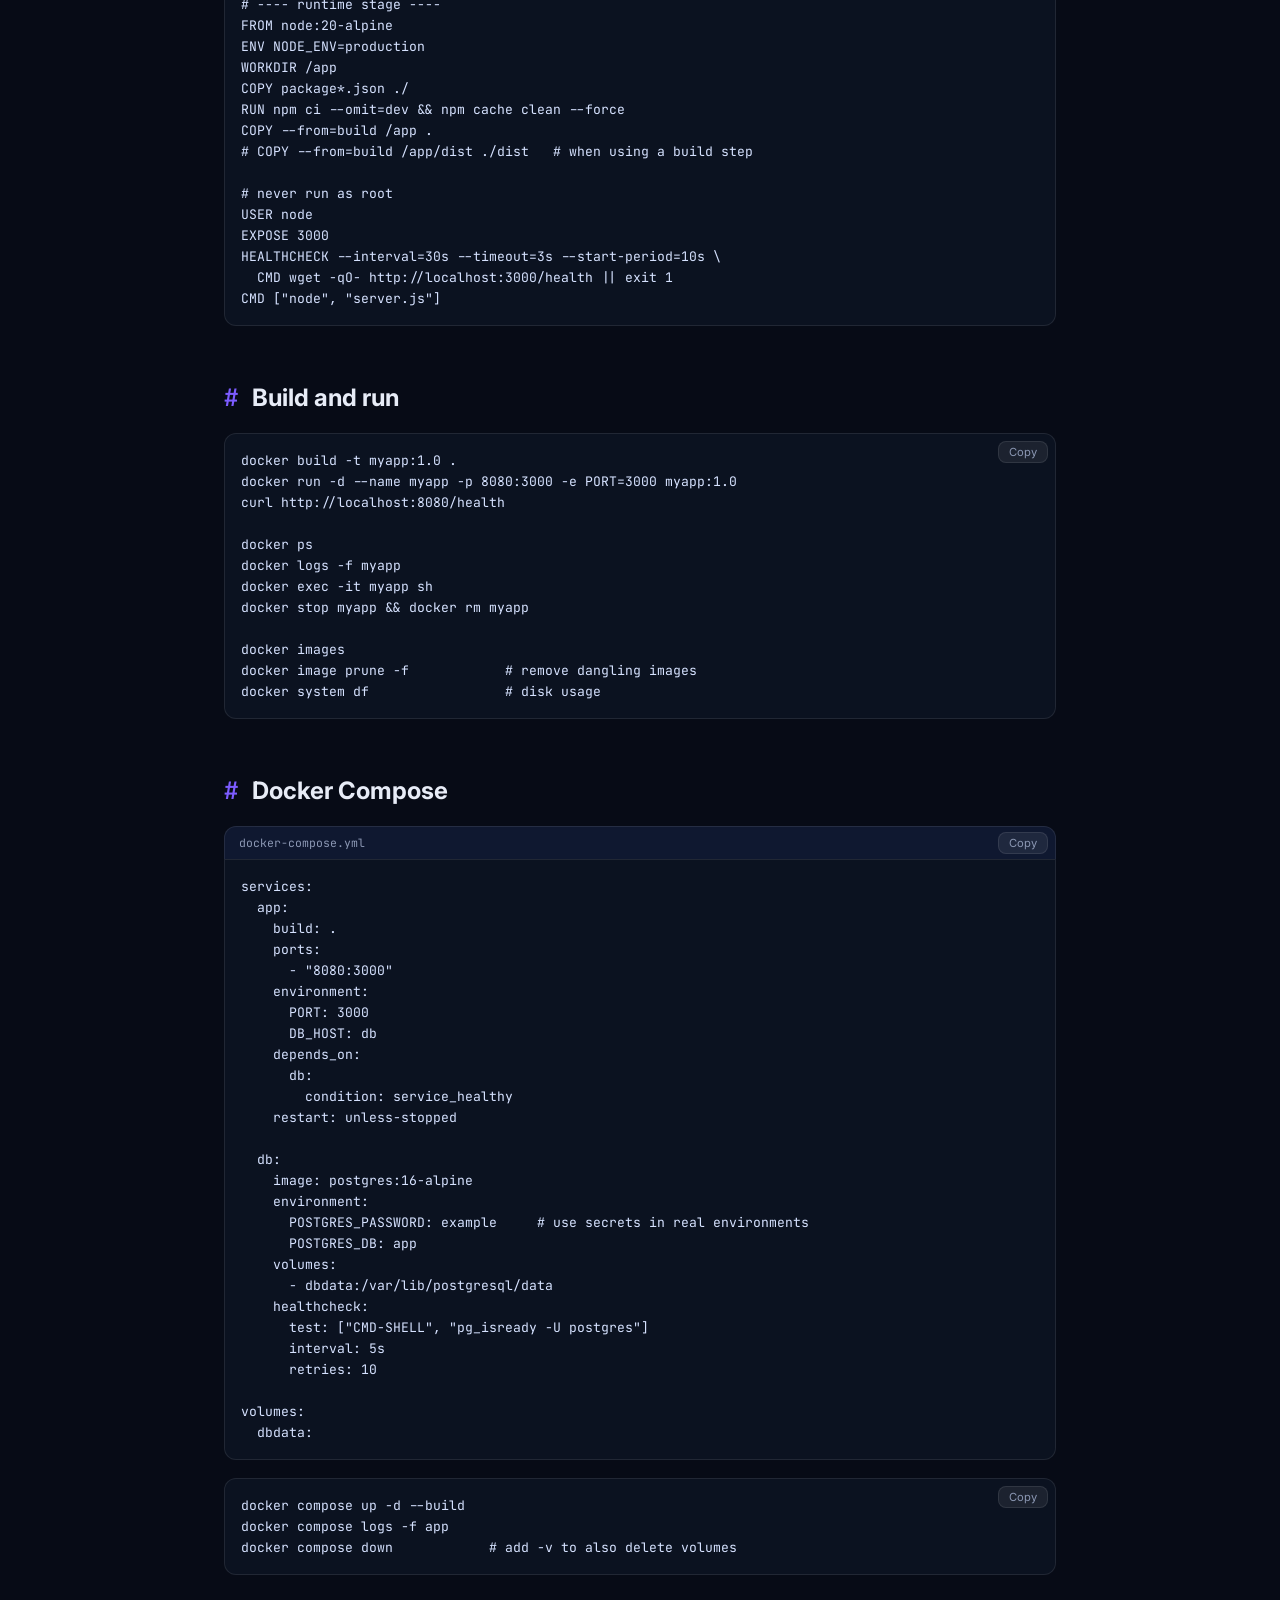
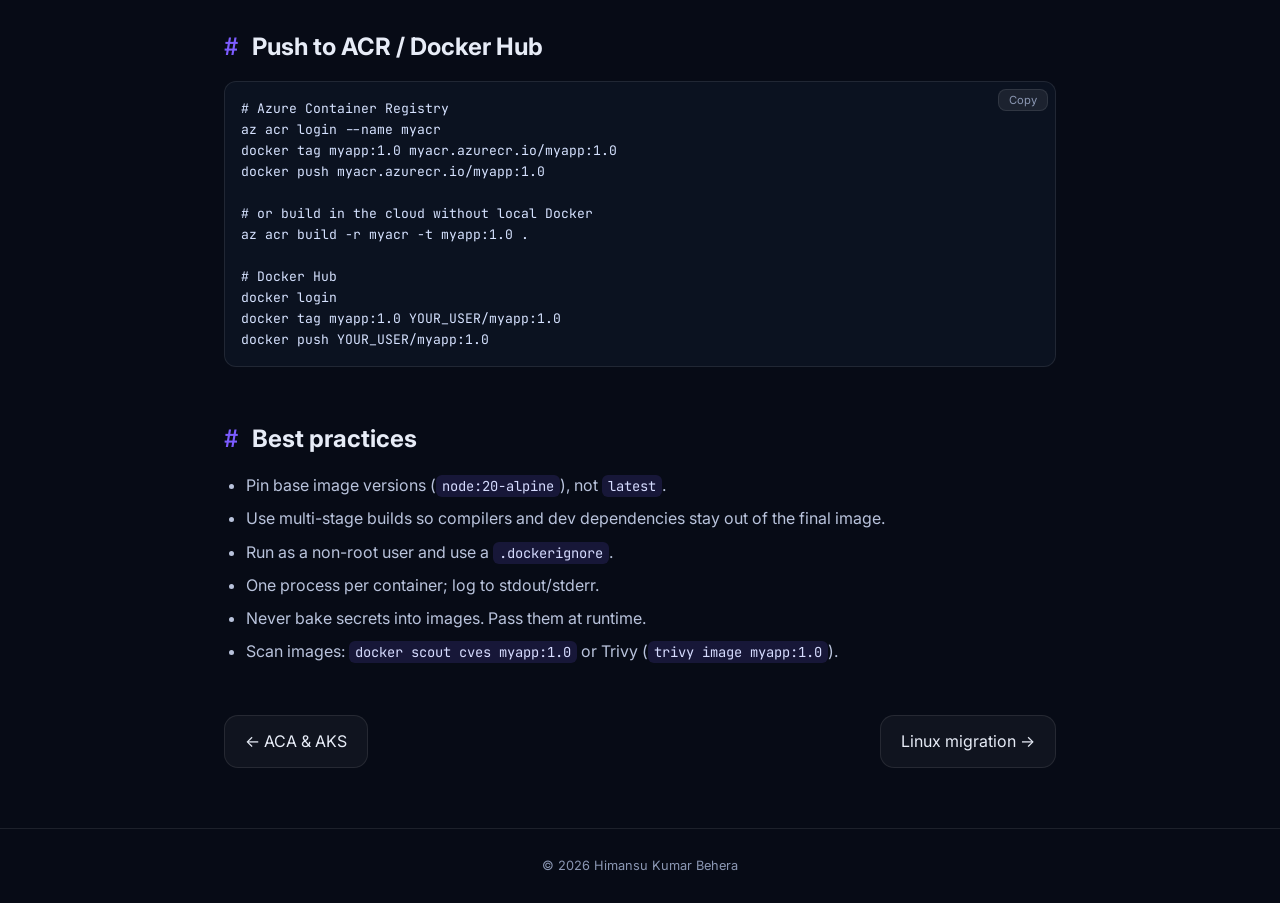
<file: guides/docker.html>
<!doctype html>
<html lang="en"><head><meta charset="utf-8"><meta name="viewport" content="width=device-width, initial-scale=1">
<title>Dockerfile Basics + Node App | Himansu Kumar Behera</title>
<link href="https://fonts.googleapis.com/css2?family=Inter:wght@400;600;800&family=JetBrains+Mono:wght@400;500&display=swap" rel="stylesheet">
<link rel="stylesheet" href="guide.css"></head><body>
<div id="prog"></div><canvas id="bg"></canvas>
<nav><a class="logo grad" href="../index.html">&lt;HKB/&gt;</a><div class="links"><a href="../index.html#guides">All guides</a><a href="ansible.html">Ansible</a><a href="terraform.html">Terraform</a><a href="kubernetes.html">Kubernetes</a><a href="aca-aks.html">ACA &amp; AKS</a><a class="on" href="docker.html">Docker</a><a href="linux-migration.html">Migration</a><a href="cicd.html">CI/CD</a><a href="autoscaling.html">Autoscaling</a><a href="cloud-services.html">Azure vs AWS</a><a href="shell-scripts.html">Shell scripts</a><a href="aks-setup.html">AKS setup</a></div></nav>
<main>
<div class="tag">GUIDE 05</div>
<h1><span class="grad">Dockerfile</span> basics with a Node.js app</h1>
<p class="sub">Instructions, build and run commands, a production-grade multi-stage Dockerfile, Compose, and pushing to a registry.</p>

<div class="toc"><b>ON THIS PAGE</b><ol>
<li><a href="#instr">Dockerfile instructions</a></li><li><a href="#app">The sample Node app</a></li><li><a href="#simple">Simple Dockerfile</a></li><li><a href="#prod">Production multi-stage Dockerfile</a></li><li><a href="#run">Build and run</a></li><li><a href="#compose">Docker Compose</a></li><li><a href="#push">Push to ACR / Docker Hub</a></li><li><a href="#tips">Best practices</a></li></ol></div>

<h2 id="instr">Dockerfile instructions</h2>
<table><tr><th>Instruction</th><th>Purpose</th></tr>
<tr><td><code>FROM</code></td><td>Base image. Start of a stage.</td></tr>
<tr><td><code>WORKDIR</code></td><td>Set working directory inside the image.</td></tr>
<tr><td><code>COPY</code></td><td>Copy files from the build context.</td></tr>
<tr><td><code>RUN</code></td><td>Run a command at build time and bake the result into a layer.</td></tr>
<tr><td><code>ENV</code></td><td>Set an environment variable.</td></tr>
<tr><td><code>EXPOSE</code></td><td>Document the listening port (does not publish it).</td></tr>
<tr><td><code>USER</code></td><td>Switch to a non-root user.</td></tr>
<tr><td><code>CMD</code></td><td>Default command at container start (overridable).</td></tr>
<tr><td><code>ENTRYPOINT</code></td><td>Fixed executable; <code>CMD</code> supplies its default arguments.</td></tr>
<tr><td><code>HEALTHCHECK</code></td><td>Command Docker uses to judge container health.</td></tr></table>

<h2 id="app">The sample Node app</h2>
<pre><code>myapp/
  server.js
  package.json
  Dockerfile
  .dockerignore</code></pre>
<pre data-file="server.js"><code>const http = require("http");
const port = process.env.PORT || 3000;

const server = http.createServer((req, res) =&gt; {
  if (req.url === "/health") {
    res.writeHead(200, { "Content-Type": "application/json" });
    return res.end(JSON.stringify({ status: "ok" }));
  }
  res.writeHead(200, { "Content-Type": "text/plain" });
  res.end(`Hello from Node ${process.version}\n`);
});

server.listen(port, () =&gt; console.log(`Listening on ${port}`));

// graceful shutdown so rolling updates do not drop requests
process.on("SIGTERM", () =&gt; server.close(() =&gt; process.exit(0)));</code></pre>
<pre data-file="package.json"><code>{
  "name": "myapp",
  "version": "1.0.0",
  "main": "server.js",
  "scripts": { "start": "node server.js" }
}</code></pre>
<pre data-file=".dockerignore"><code>node_modules
npm-debug.log
.git
.gitignore
Dockerfile
.env
*.md</code></pre>

<h2 id="simple">Simple Dockerfile</h2>
<pre data-file="Dockerfile"><code>FROM node:20-alpine
WORKDIR /app
COPY package*.json ./
RUN npm ci --omit=dev
COPY . .
EXPOSE 3000
CMD ["node", "server.js"]</code></pre>
<div class="note ok">Copying <code>package*.json</code> before the rest of the code lets Docker reuse the cached dependency layer when only your source changes. This makes rebuilds much faster.</div>
<p>This sample has no dependencies, so it would have no lockfile. Run <code>npm install</code> once to generate <code>package-lock.json</code> before using <code>npm ci</code>, or use <code>npm install --omit=dev</code> instead.</p>

<h2 id="prod">Production multi-stage Dockerfile</h2>
<pre data-file="Dockerfile"><code># ---- build stage ----
FROM node:20-alpine AS build
WORKDIR /app
COPY package*.json ./
RUN npm ci
COPY . .
# RUN npm run build        # uncomment for TypeScript / bundlers

# ---- runtime stage ----
FROM node:20-alpine
ENV NODE_ENV=production
WORKDIR /app
COPY package*.json ./
RUN npm ci --omit=dev &amp;&amp; npm cache clean --force
COPY --from=build /app .
# COPY --from=build /app/dist ./dist   # when using a build step

# never run as root
USER node
EXPOSE 3000
HEALTHCHECK --interval=30s --timeout=3s --start-period=10s \
  CMD wget -qO- http://localhost:3000/health || exit 1
CMD ["node", "server.js"]</code></pre>

<h2 id="run">Build and run</h2>
<pre><code>docker build -t myapp:1.0 .
docker run -d --name myapp -p 8080:3000 -e PORT=3000 myapp:1.0
curl http://localhost:8080/health

docker ps
docker logs -f myapp
docker exec -it myapp sh
docker stop myapp &amp;&amp; docker rm myapp

docker images
docker image prune -f            # remove dangling images
docker system df                 # disk usage</code></pre>

<h2 id="compose">Docker Compose</h2>
<pre data-file="docker-compose.yml"><code>services:
  app:
    build: .
    ports:
      - "8080:3000"
    environment:
      PORT: 3000
      DB_HOST: db
    depends_on:
      db:
        condition: service_healthy
    restart: unless-stopped

  db:
    image: postgres:16-alpine
    environment:
      POSTGRES_PASSWORD: example     # use secrets in real environments
      POSTGRES_DB: app
    volumes:
      - dbdata:/var/lib/postgresql/data
    healthcheck:
      test: ["CMD-SHELL", "pg_isready -U postgres"]
      interval: 5s
      retries: 10

volumes:
  dbdata:</code></pre>
<pre><code>docker compose up -d --build
docker compose logs -f app
docker compose down            # add -v to also delete volumes</code></pre>

<h2 id="push">Push to ACR / Docker Hub</h2>
<pre><code># Azure Container Registry
az acr login --name myacr
docker tag myapp:1.0 myacr.azurecr.io/myapp:1.0
docker push myacr.azurecr.io/myapp:1.0

# or build in the cloud without local Docker
az acr build -r myacr -t myapp:1.0 .

# Docker Hub
docker login
docker tag myapp:1.0 YOUR_USER/myapp:1.0
docker push YOUR_USER/myapp:1.0</code></pre>

<h2 id="tips">Best practices</h2>
<ul>
<li>Pin base image versions (<code>node:20-alpine</code>), not <code>latest</code>.</li>
<li>Use multi-stage builds so compilers and dev dependencies stay out of the final image.</li>
<li>Run as a non-root user and use a <code>.dockerignore</code>.</li>
<li>One process per container; log to stdout/stderr.</li>
<li>Never bake secrets into images. Pass them at runtime.</li>
<li>Scan images: <code>docker scout cves myapp:1.0</code> or Trivy (<code>trivy image myapp:1.0</code>).</li>
</ul>

<div class="pager"><a href="aca-aks.html">&larr; ACA &amp; AKS</a><a href="linux-migration.html">Linux migration &rarr;</a></div>
</main><footer>&copy; 2026 Himansu Kumar Behera</footer>
<script src="guide.js"></script></body></html>
</file>
<file: guides/guide.css>
:root{--bg:#070b16;--card:rgba(255,255,255,.04);--bd:rgba(255,255,255,.09);--tx:#e7ecf7;--mut:#8b97b3;--a:#4cc9f0;--b:#7c5cff;--c:#f72585;--code:#0b1220}
*{box-sizing:border-box;margin:0;padding:0}
html{scroll-behavior:smooth}
body{font-family:Inter,system-ui,sans-serif;background:var(--bg);color:var(--tx);line-height:1.7;overflow-x:hidden}
#bg{position:fixed;inset:0;z-index:-1}
a{color:var(--a);text-decoration:none}
a:hover{text-decoration:underline}
.grad{background:linear-gradient(90deg,var(--a),var(--b),var(--c));-webkit-background-clip:text;background-clip:text;color:transparent;background-size:200% auto;animation:shift 6s linear infinite}
@keyframes shift{to{background-position:200% center}}
nav{position:fixed;top:0;left:0;right:0;z-index:50;display:flex;justify-content:space-between;align-items:center;padding:14px 5vw;backdrop-filter:blur(14px);background:rgba(7,11,22,.7);border-bottom:1px solid var(--bd);font-size:.9rem}
nav .logo{font-weight:800;font-family:'JetBrains Mono',monospace;color:var(--tx)}
nav .links{display:flex;gap:20px;flex-wrap:wrap}
nav .links a{color:var(--mut)}
nav .links a:hover,nav .links a.on{color:var(--a);text-decoration:none}
#prog{position:fixed;top:0;left:0;height:3px;width:0;background:linear-gradient(90deg,var(--a),var(--b),var(--c));z-index:60}
main{max-width:960px;margin:auto;padding:110px 5vw 60px}
.tag{font-family:'JetBrains Mono',monospace;font-size:.8rem;color:var(--a);letter-spacing:.15em}
h1{font-size:clamp(2rem,5vw,3.2rem);font-weight:800;line-height:1.15;margin:8px 0 14px}
.sub{color:var(--mut);font-size:1.05rem;margin-bottom:28px}
h2{font-size:1.5rem;margin:46px 0 12px;padding-top:6px;scroll-margin-top:80px}
h2:before{content:"# ";color:var(--b);font-family:'JetBrains Mono',monospace}
h3{font-size:1.1rem;margin:26px 0 8px;color:var(--a)}
p{color:#b9c3dc;margin-bottom:12px}
ul,ol{margin:0 0 14px 22px;color:#b9c3dc}
li{margin-bottom:6px}
code{font-family:'JetBrains Mono',monospace;font-size:.86em;background:rgba(124,92,255,.15);padding:2px 6px;border-radius:6px;color:#d6dcff}
.toc{background:var(--card);border:1px solid var(--bd);border-radius:16px;padding:18px 22px;margin-bottom:10px}
.toc b{font-size:.8rem;letter-spacing:.12em;color:var(--mut)}
.toc ol{margin:8px 0 0 20px}
.note{border-left:3px solid var(--c);background:rgba(247,37,133,.07);padding:12px 16px;border-radius:0 12px 12px 0;margin:16px 0;color:#d9c3d0;font-size:.94rem}
.note.ok{border-color:var(--a);background:rgba(76,201,240,.07);color:#c3dbe6}
.cb{position:relative;margin:14px 0 18px}
.cb .fn{font-family:'JetBrains Mono',monospace;font-size:.72rem;color:var(--mut);background:#0f1830;border:1px solid var(--bd);border-bottom:0;border-radius:12px 12px 0 0;padding:6px 14px}
pre{background:var(--code);border:1px solid var(--bd);border-radius:12px;padding:16px;overflow-x:auto;font-family:'JetBrains Mono',monospace;font-size:.82rem;line-height:1.6;color:#d6e2ff;tab-size:2}
.cb .fn+pre{border-radius:0 0 12px 12px}
pre code{background:none;padding:0;color:inherit;font-size:inherit}
.copy{position:absolute;top:6px;right:8px;background:rgba(255,255,255,.07);color:var(--mut);border:1px solid var(--bd);border-radius:8px;font-size:.7rem;padding:3px 10px;cursor:pointer;font-family:inherit}
.copy:hover{color:var(--a);border-color:var(--a)}
.cb:not(:has(.fn)) .copy{top:8px}
table{width:100%;border-collapse:collapse;margin:14px 0 20px;font-size:.9rem}
th,td{text-align:left;padding:9px 12px;border-bottom:1px solid var(--bd);color:#b9c3dc;vertical-align:top}
th{color:var(--tx);font-size:.8rem;letter-spacing:.06em}
.pager{display:flex;justify-content:space-between;gap:12px;margin-top:50px;flex-wrap:wrap}
.pager a{background:var(--card);border:1px solid var(--bd);padding:12px 20px;border-radius:14px;color:var(--tx)}
.pager a:hover{border-color:var(--a);text-decoration:none}
footer{text-align:center;padding:26px;color:var(--mut);font-size:.8rem;border-top:1px solid var(--bd)}
@media(max-width:900px){nav{gap:14px}nav .links{flex-wrap:nowrap;overflow-x:auto;gap:16px;white-space:nowrap;scrollbar-width:none;-webkit-overflow-scrolling:touch;mask-image:linear-gradient(90deg,#000 88%,transparent)}nav .links::-webkit-scrollbar{display:none}table{display:block;overflow-x:auto;-webkit-overflow-scrolling:touch}th,td{min-width:110px}}
</file>
